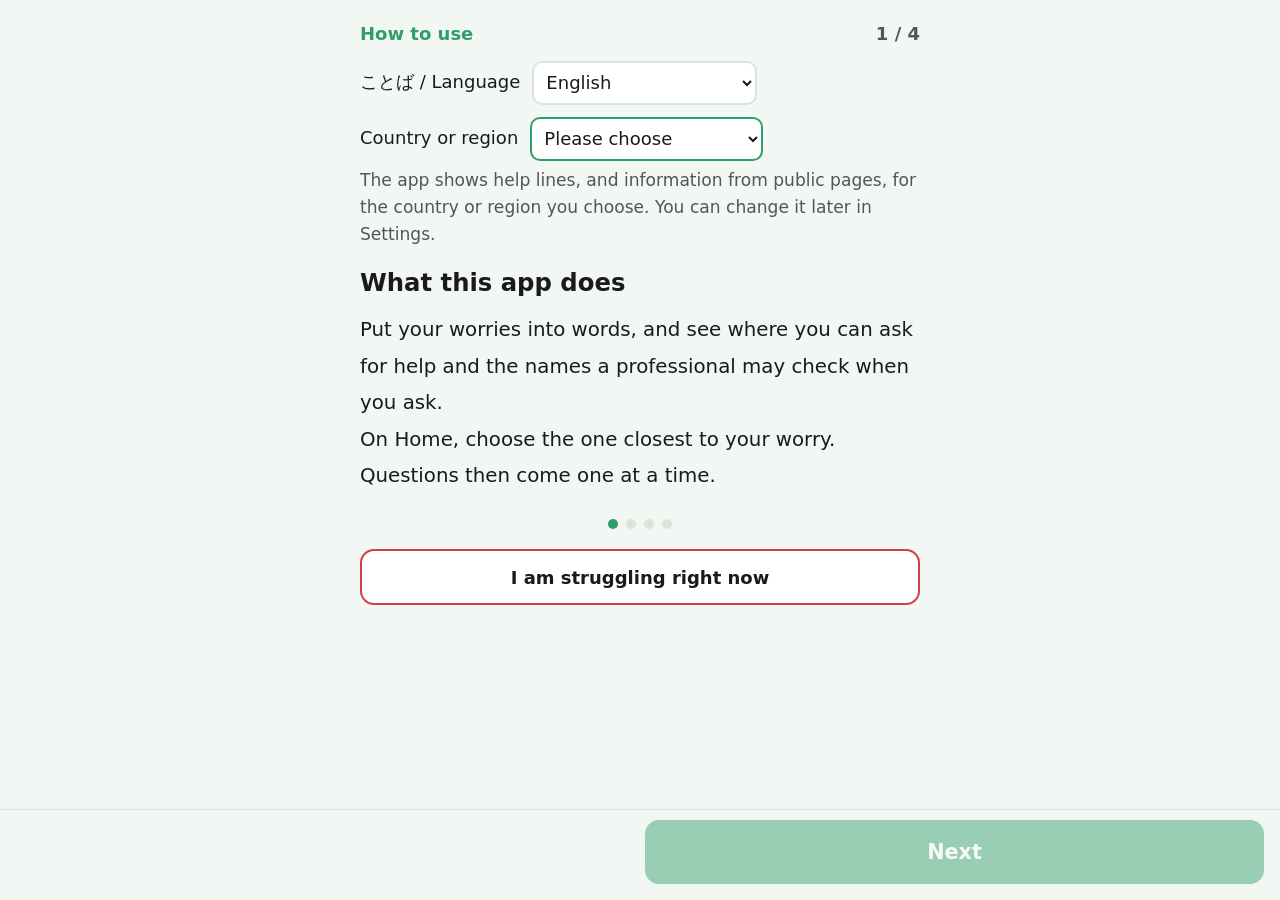
<file: index.html>
<!DOCTYPE html>
<html lang="ja">
<head>
<meta charset="UTF-8">
<meta name="viewport" content="width=device-width, initial-scale=1, viewport-fit=cover">
<meta name="theme-color" content="#3a8fb7">
<title>困りごとから相談へ・そよぎ</title>
<meta name="description" content="困りごとを言葉にして、相談先と、相談のときに確かめることがある名前を見る道具。診断はしません。端末内のみ・オフライン・登録なし・広告なし。">
<link rel="manifest" href="manifest.json">
<link rel="icon" href="icons/icon-192.png">
<link rel="apple-touch-icon" href="icons/icon-192.png">
<link rel="stylesheet" href="style.css">
</head>
<body class="fs0">
<header id="hd">
  <div id="hd-title">困りごとから相談へ・そよぎ</div>
  <div id="hd-right">
    <div id="lang-wrap">
      <span class="lang-label">Language</span>
      <select id="set-lang" aria-label="Language 言語">
        <option value="ja">日本語</option>
        <option value="en">English</option>
        <option value="fr">Français</option>
        <option value="de">Deutsch</option>
        <option value="dech">Deutsch (Schweiz)</option>
        <option value="es">Español (España)</option>
        <option value="esmx">Español (México)</option>
        <option value="escl">Español (Chile)</option>
        <option value="esar">Español (Argentina)</option>
        <option value="esuy">Español (Uruguay)</option>
        <option value="esco">Español (Colombia)</option>
        <option value="nl">Nederlands</option>
        <option value="ko">한국어</option>
        <option value="zh">繁體中文（臺灣）</option>
        <option value="zhhk">繁體中文（香港）</option>
        <option value="it">Italiano</option>
        <option value="sv">Svenska</option>
        <option value="pt">Português (Brasil)</option>
        <option value="ptpt">Português (Portugal)</option>
        <option value="ar">العربية</option>
        <option value="hi">हिन्दी</option>
      </select>
    </div>
  </div>
</header>

<main id="main">

  <!-- ホーム「えらぶ」(screens/home.js が描く) -->
  <section id="scr-home" class="screen" data-scr="home"></section>
  <!-- 名前のてびき / 相談先 / 知っておきたいこと(ナビ) -->
  <section id="scr-names" class="screen hidden" data-scr="names"></section>
  <section id="scr-madoguchi" class="screen hidden" data-scr="madoguchi"></section>
  <section id="scr-learn" class="screen hidden" data-scr="learn"></section>
  <!-- まとまりの問いと結果(サブ画面・ナビに出さない。screens/flow.js) -->
  <section id="scr-flow" class="screen hidden" data-scr="flow"></section>

  <!-- BUILDER: 画面を足すときは
       <section id="scr-<id>" class="screen hidden" data-scr="<id>"></section>
       を追加し、screens/<id>.js で window.SCREENS.register('<id>', { render(container, api){...} }) する。
       ナビは下の #navbar に <button id="nav-<id>" class="nav-btn" data-scr="<id>"></button> を足す(合計6個まで)。
       i18n.js の nav.<id> にラベルを入れる(ja と en の両方)。sw.js の ASSETS にも screens/<id>.js を足す。 -->

  <!-- せってい(共通シェル。文言は app.js の I18N_MAP が入れる) -->
  <section id="scr-set" class="screen hidden" data-scr="set">
    <h2 id="set-h-normal" class="sec-h"></h2>
    <!-- 国(SPEC_V1 第9節・多国籍版)。国が1つだけのときは app.js が隠す。選択肢は app.js の fillCountrySel -->
    <div id="set-country-row" class="set-row"><span id="lbl-country"></span><select id="set-country" class="set-sel"></select></div>
    <div class="set-row"><span id="lbl-fs"></span><button id="btn-fs" class="set-btn"></button></div>
    <div class="set-row"><span id="lbl-theme"></span><button id="btn-theme" class="set-btn"></button></div>
    <div class="set-row"><span id="lbl-bgm"></span><button id="btn-bgm" class="set-btn"></button></div>
    <div class="set-row"><span id="lbl-sound"></span><button id="btn-sound" class="set-btn"></button></div>

    <!-- BUILDER: アプリ固有の設定行はここに足す(id は set-app-* で) -->
    <div id="set-app-rows"></div>
    <!-- はじめての つかいかた を もう一度(app.js openGuide・GUIDE_AGAIN=false なら隠す) -->
    <div id="set-guide-row" class="set-row"><span id="lbl-guide"></span><button id="btn-guide" class="set-btn"></button></div>

    <h2 id="set-h-backup" class="sec-h"></h2>
    <p id="bk-hint" class="hint"></p>
    <div class="bk-row">
      <button id="bk-export" class="set-btn"></button>
      <button id="bk-import" class="set-btn"></button>
    </div>
    <input id="bk-file" type="file" accept="application/json,.json" class="hidden">

    <p id="set-note" class="hint"></p>
    <p class="credit"><a id="link-privacy" href="privacy.html"></a></p>
    <p class="credit"><a id="about-credit" href="https://soudansoyogi.com/" target="_blank" rel="noopener"></a></p>
    <p id="about-ver" class="credit"></p>
  </section>

</main>

<nav id="navbar">
  <button id="nav-home" class="nav-btn active" data-scr="home"></button>
  <button id="nav-names" class="nav-btn" data-scr="names"></button>
  <button id="nav-madoguchi" class="nav-btn" data-scr="madoguchi"></button>
  <button id="nav-learn" class="nav-btn" data-scr="learn"></button>
  <button id="nav-set" class="nav-btn" data-scr="set"></button>
</nav>

<div id="toast" class="toast"></div>

<script src="audio.js"></script>
<script src="tap.js"></script>
<script src="i18n.js"></script>
<script src="data.js"></script>
<script src="photo.js"></script>
<script src="screens/router.js"></script>
<script src="screens/ui.js"></script>
<script src="screens/home.js"></script>
<script src="screens/flow.js"></script>
<script src="screens/names.js"></script>
<script src="screens/madoguchi.js"></script>
<script src="screens/learn.js"></script>
<script src="app.js"></script>
</body>
</html>
</file>
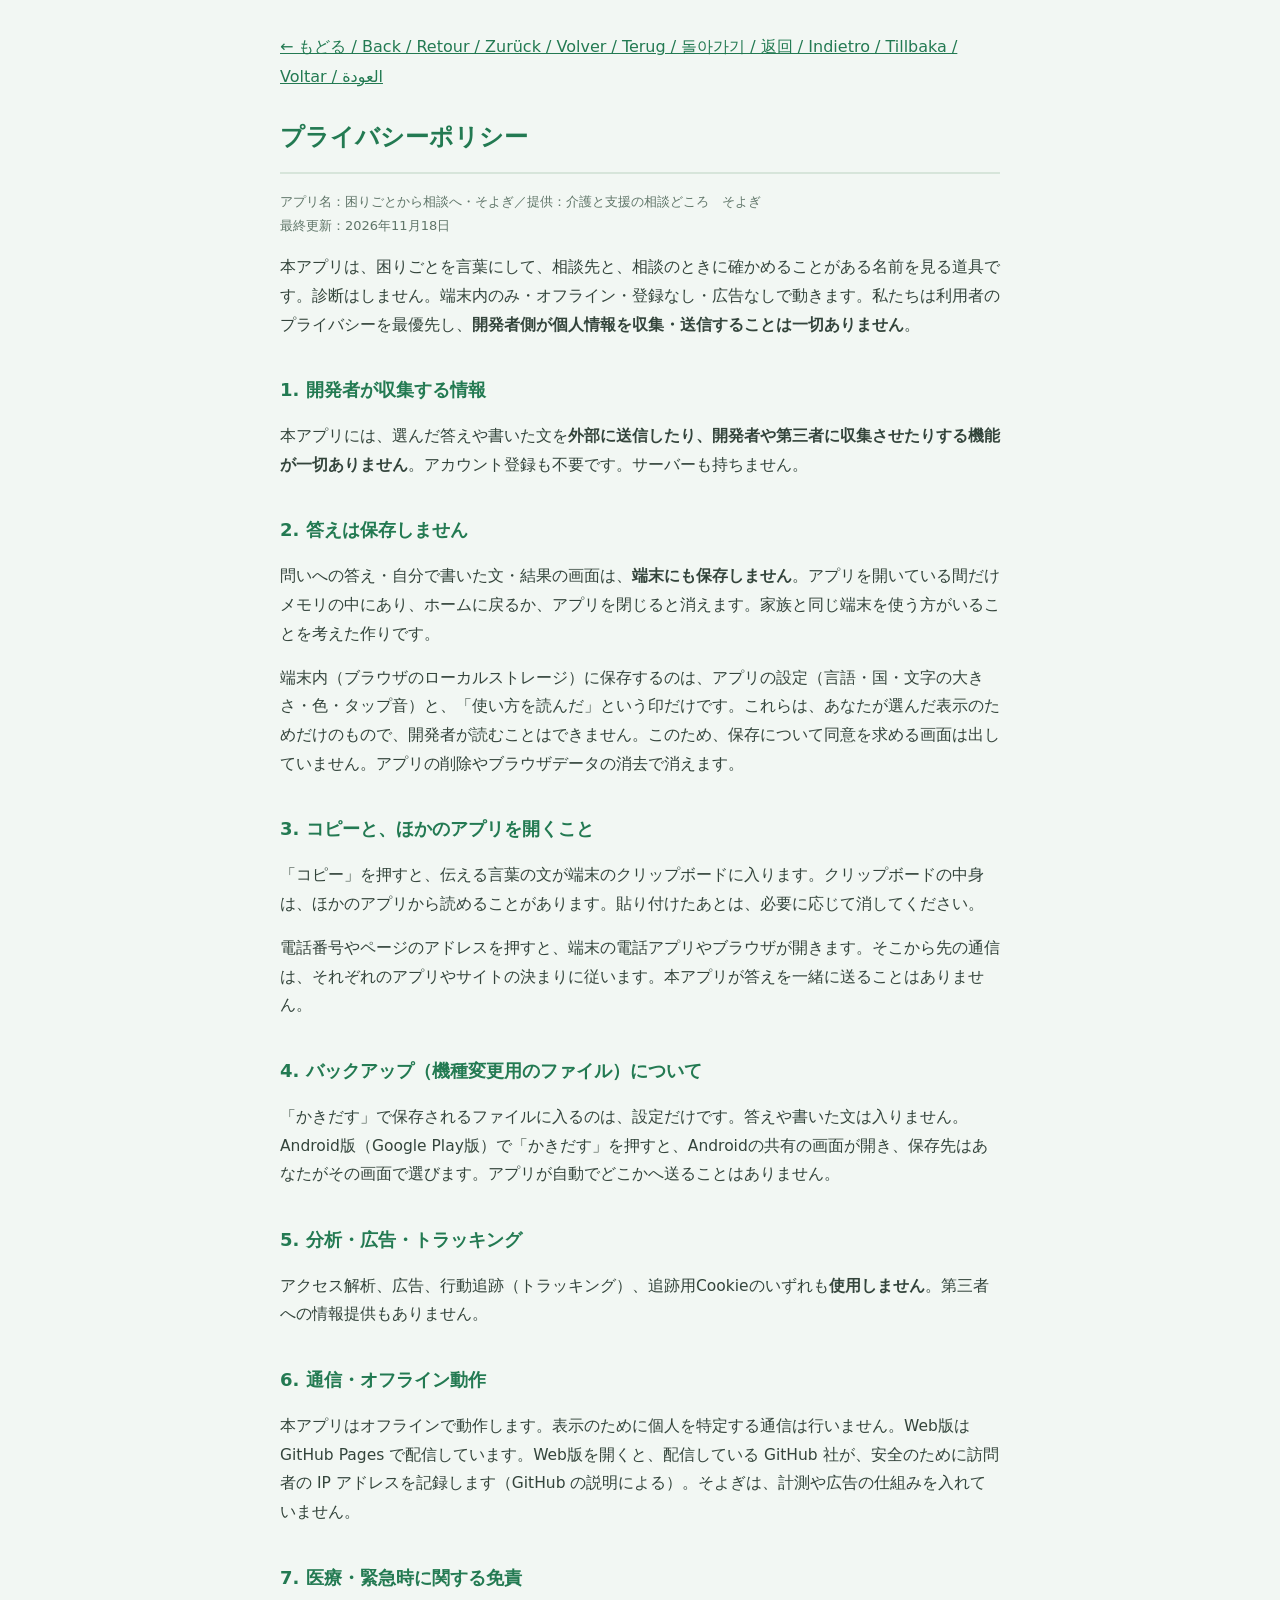
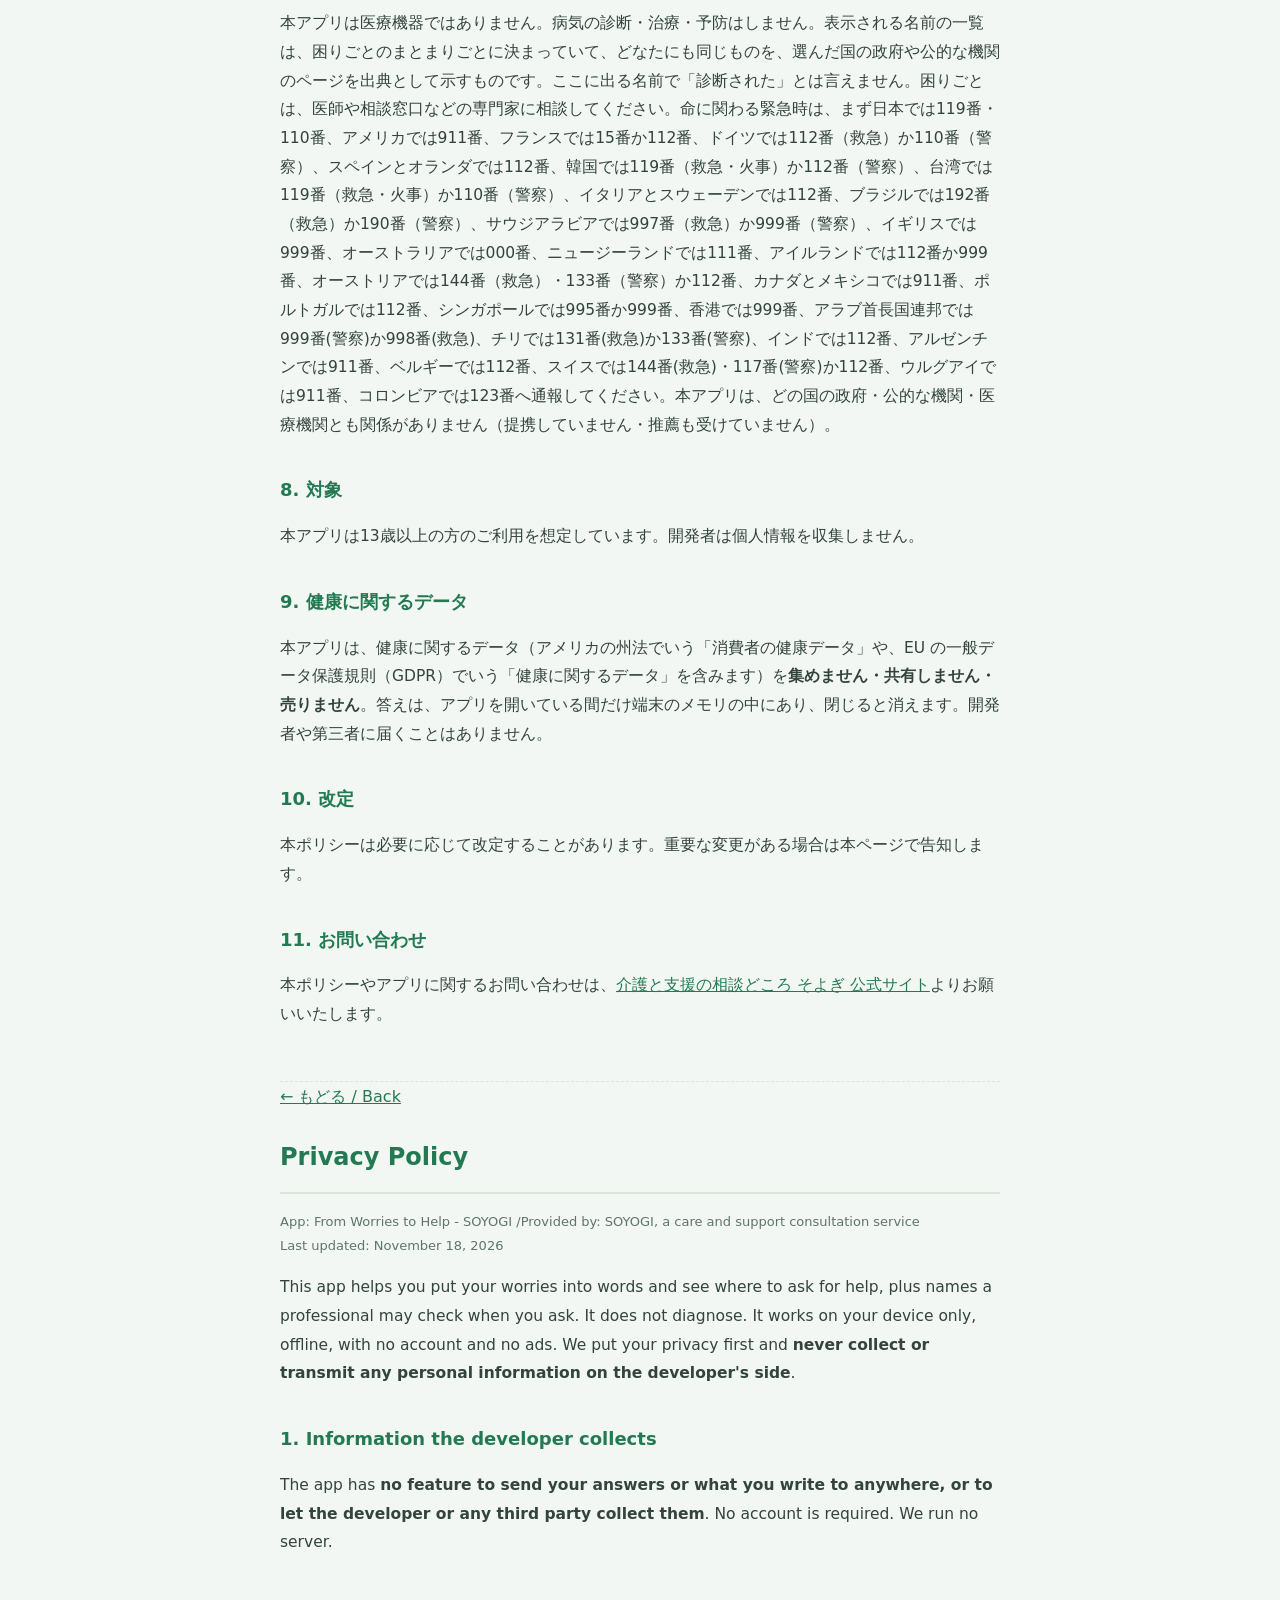
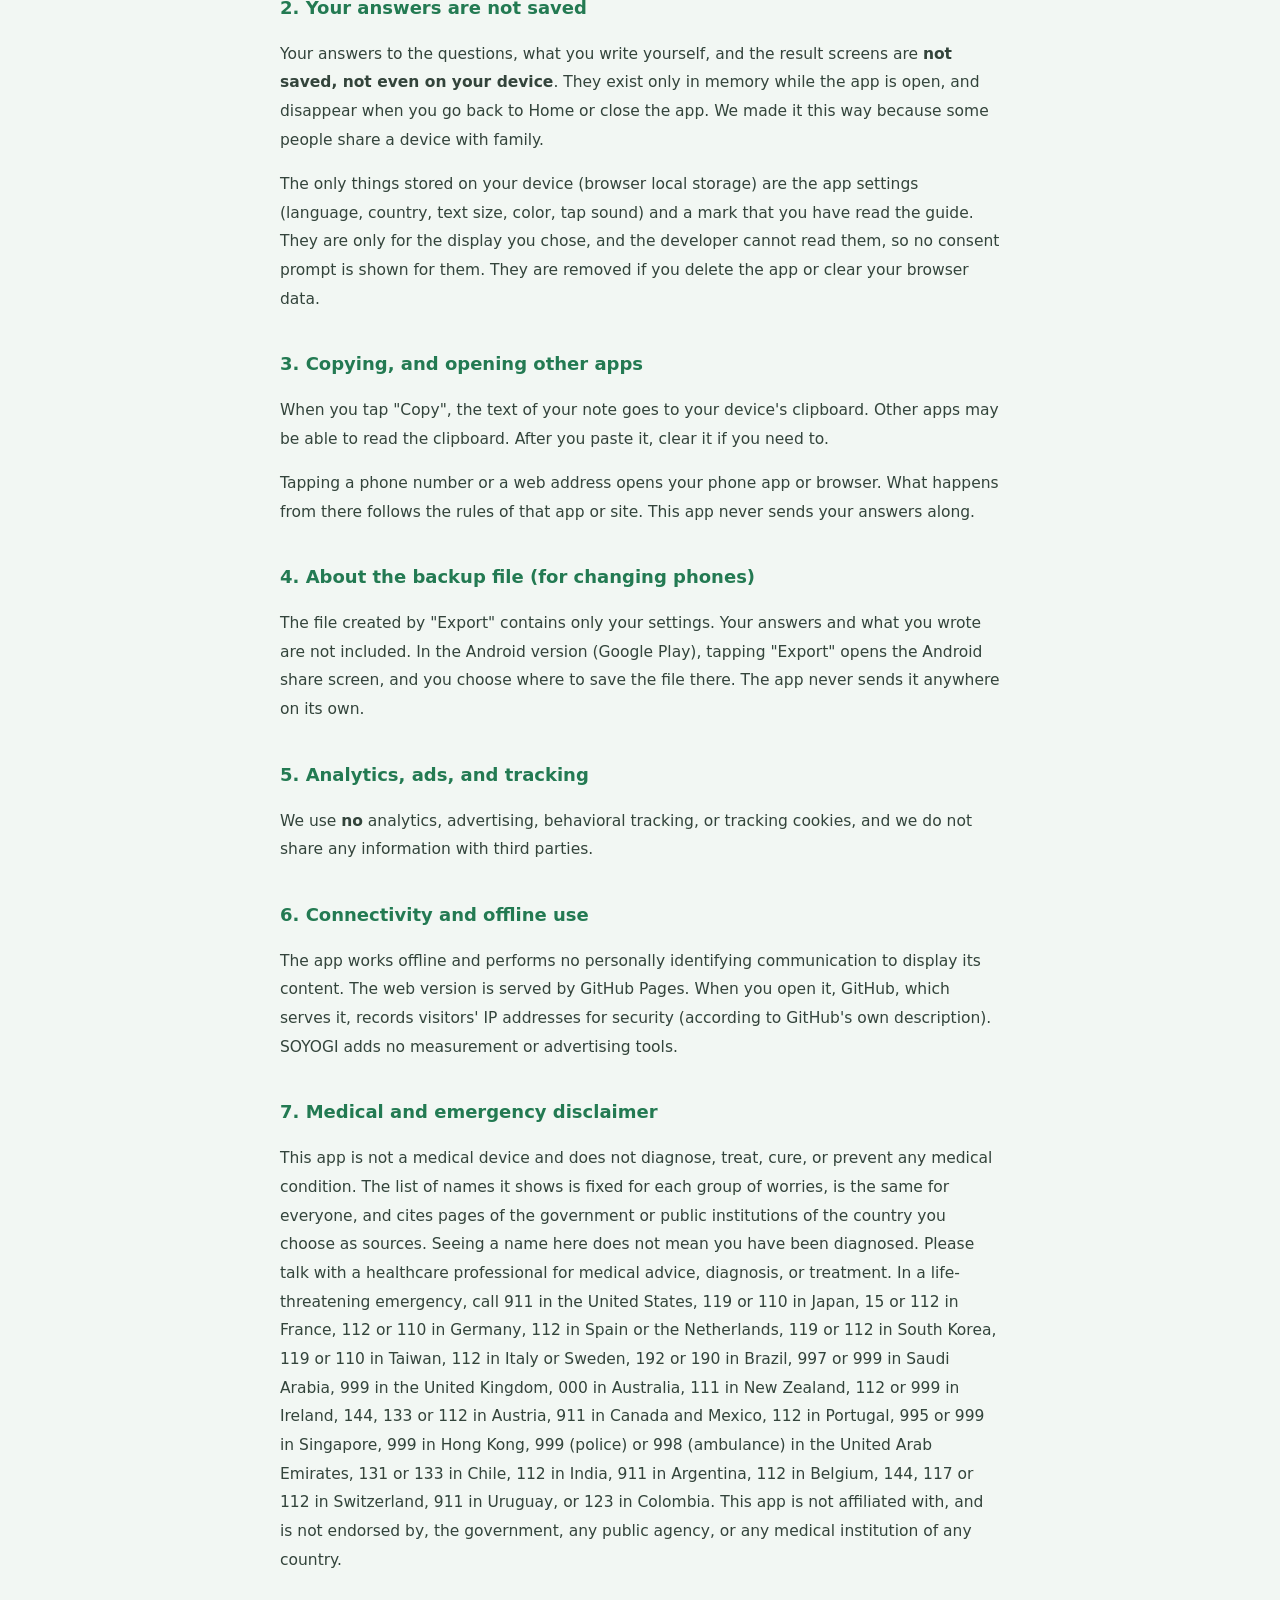
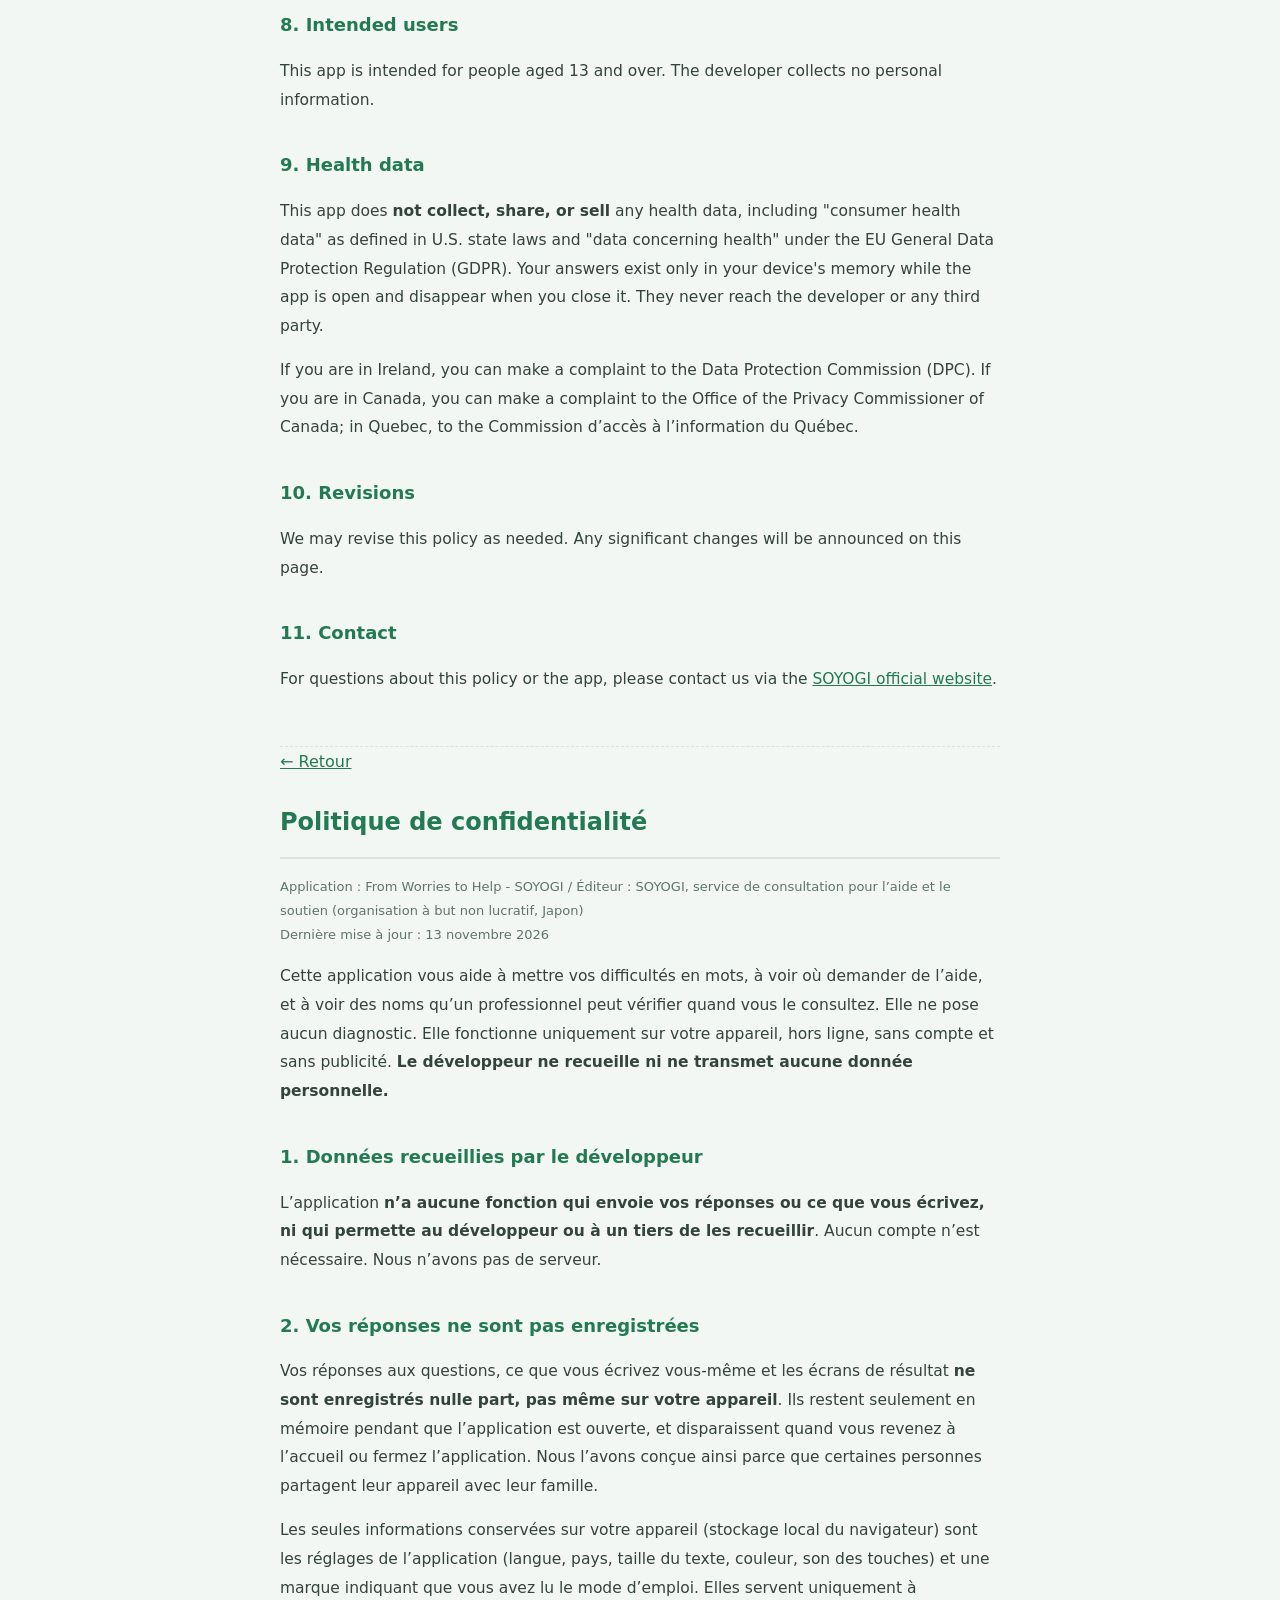
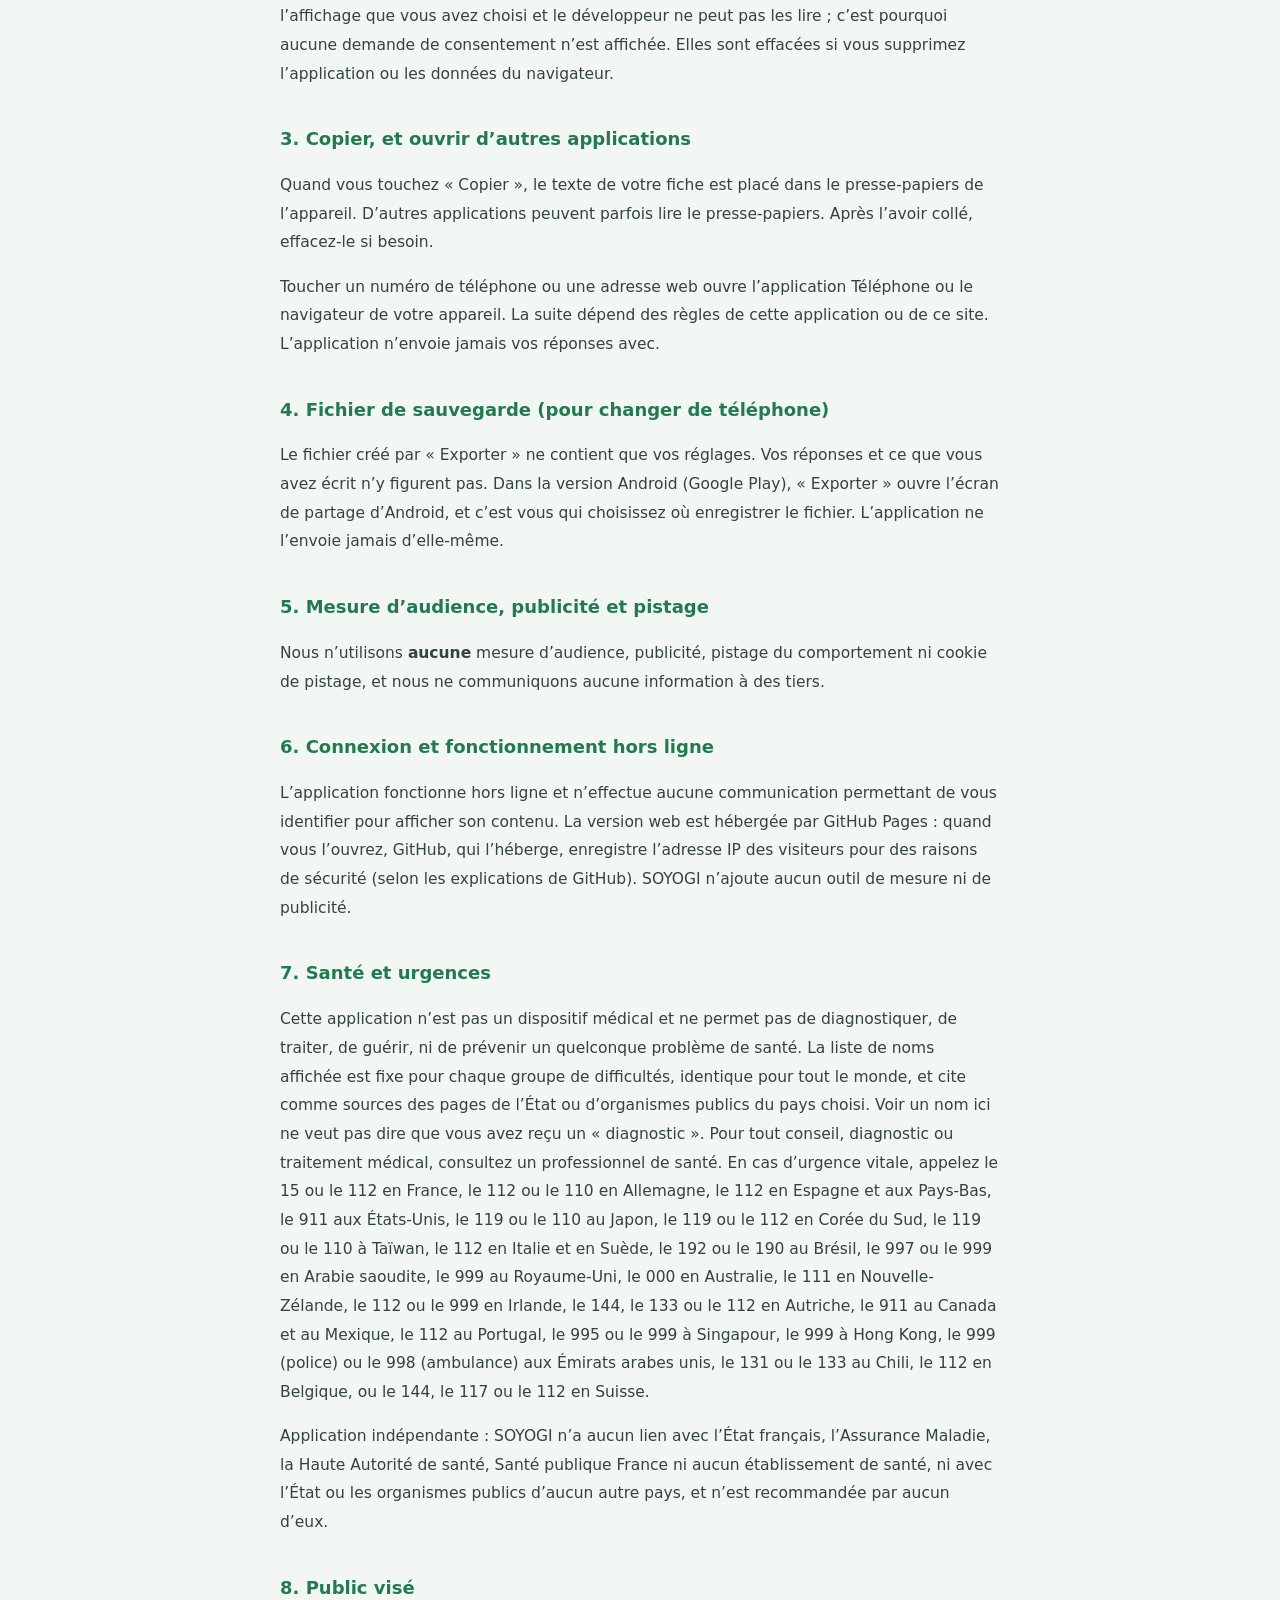
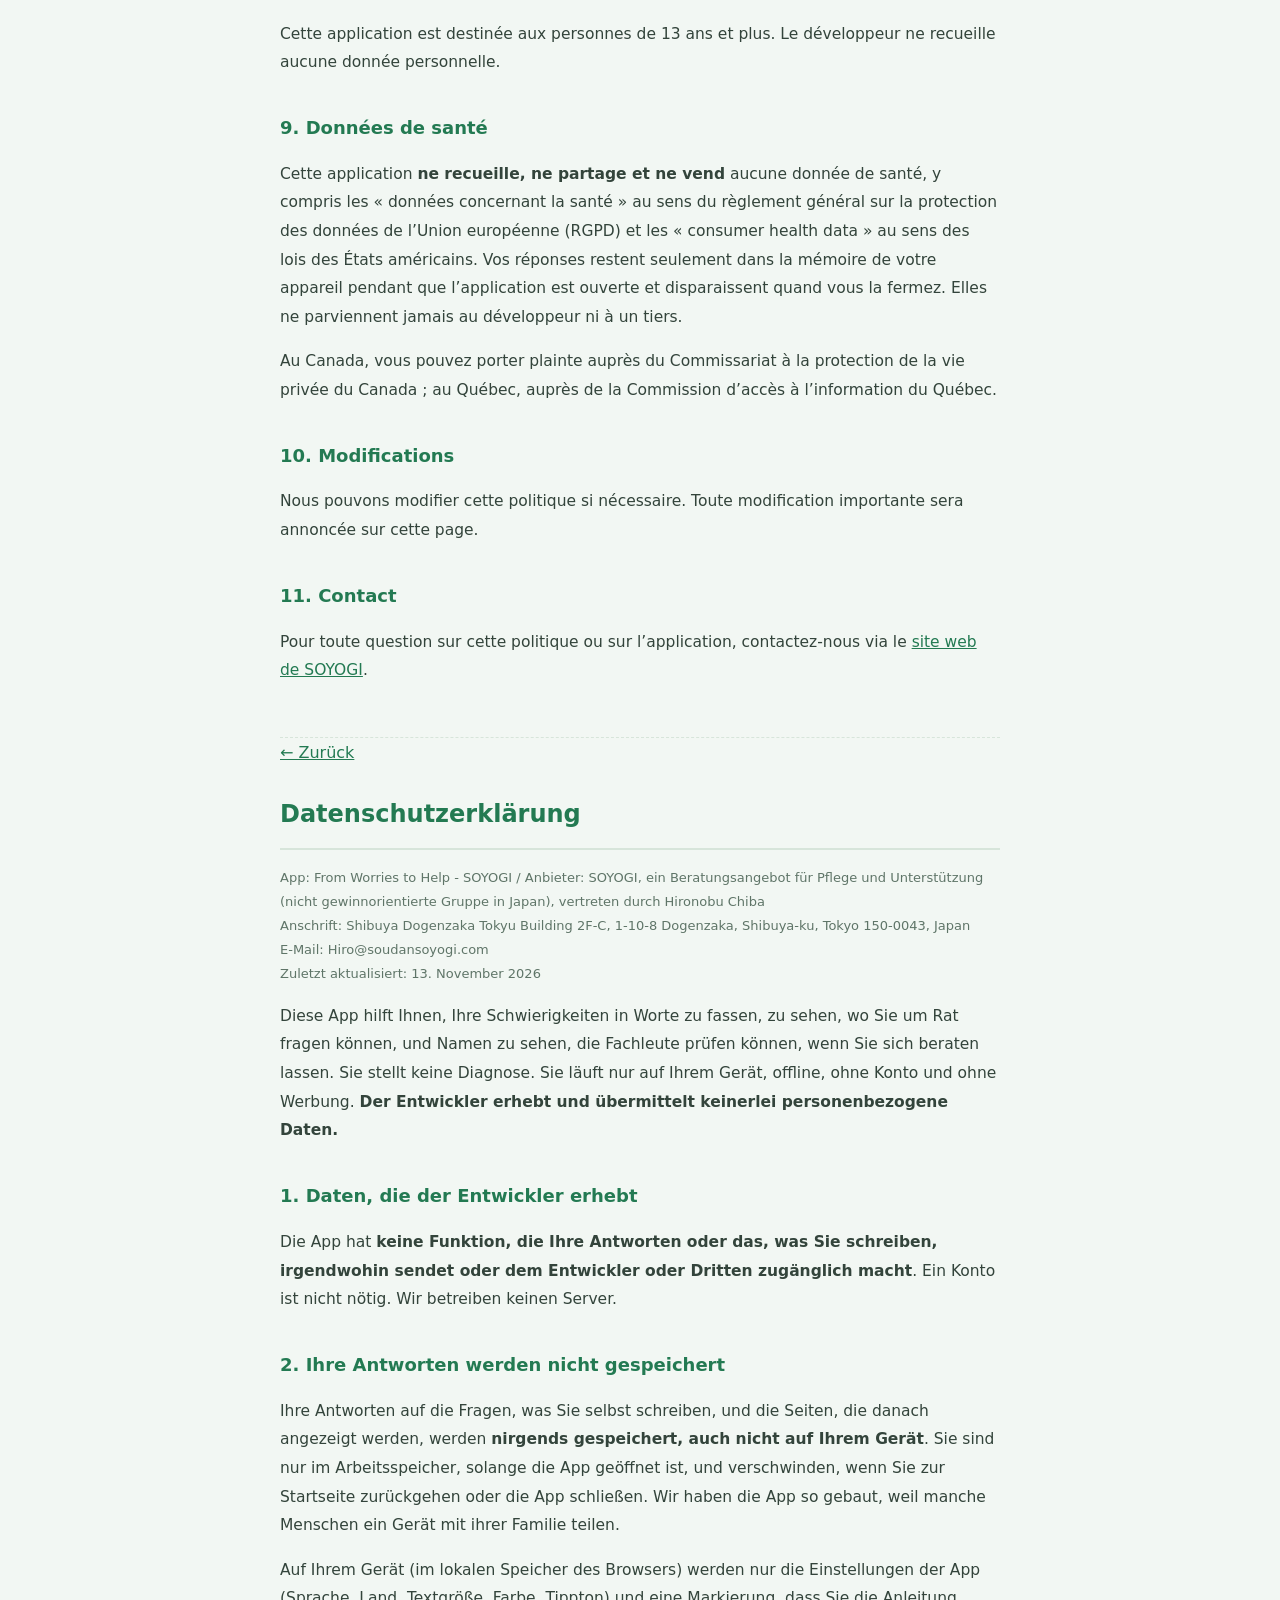
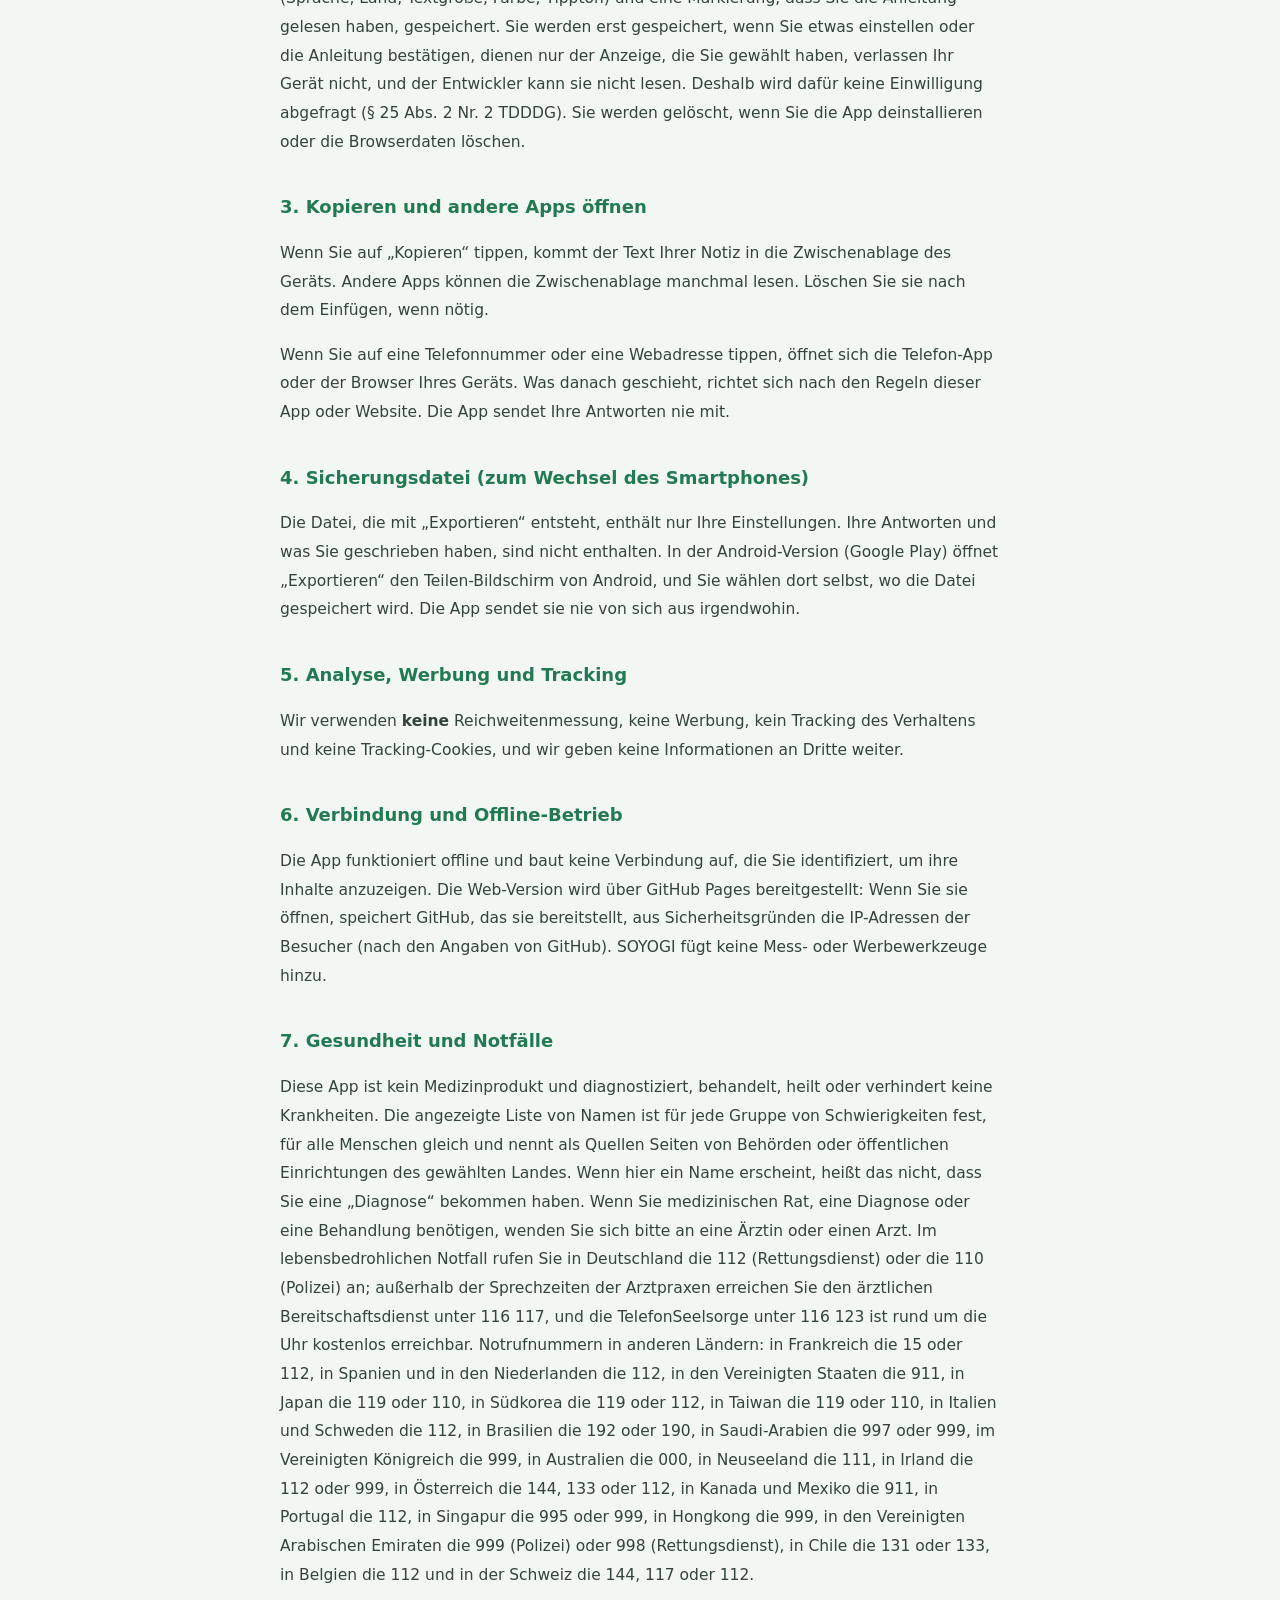
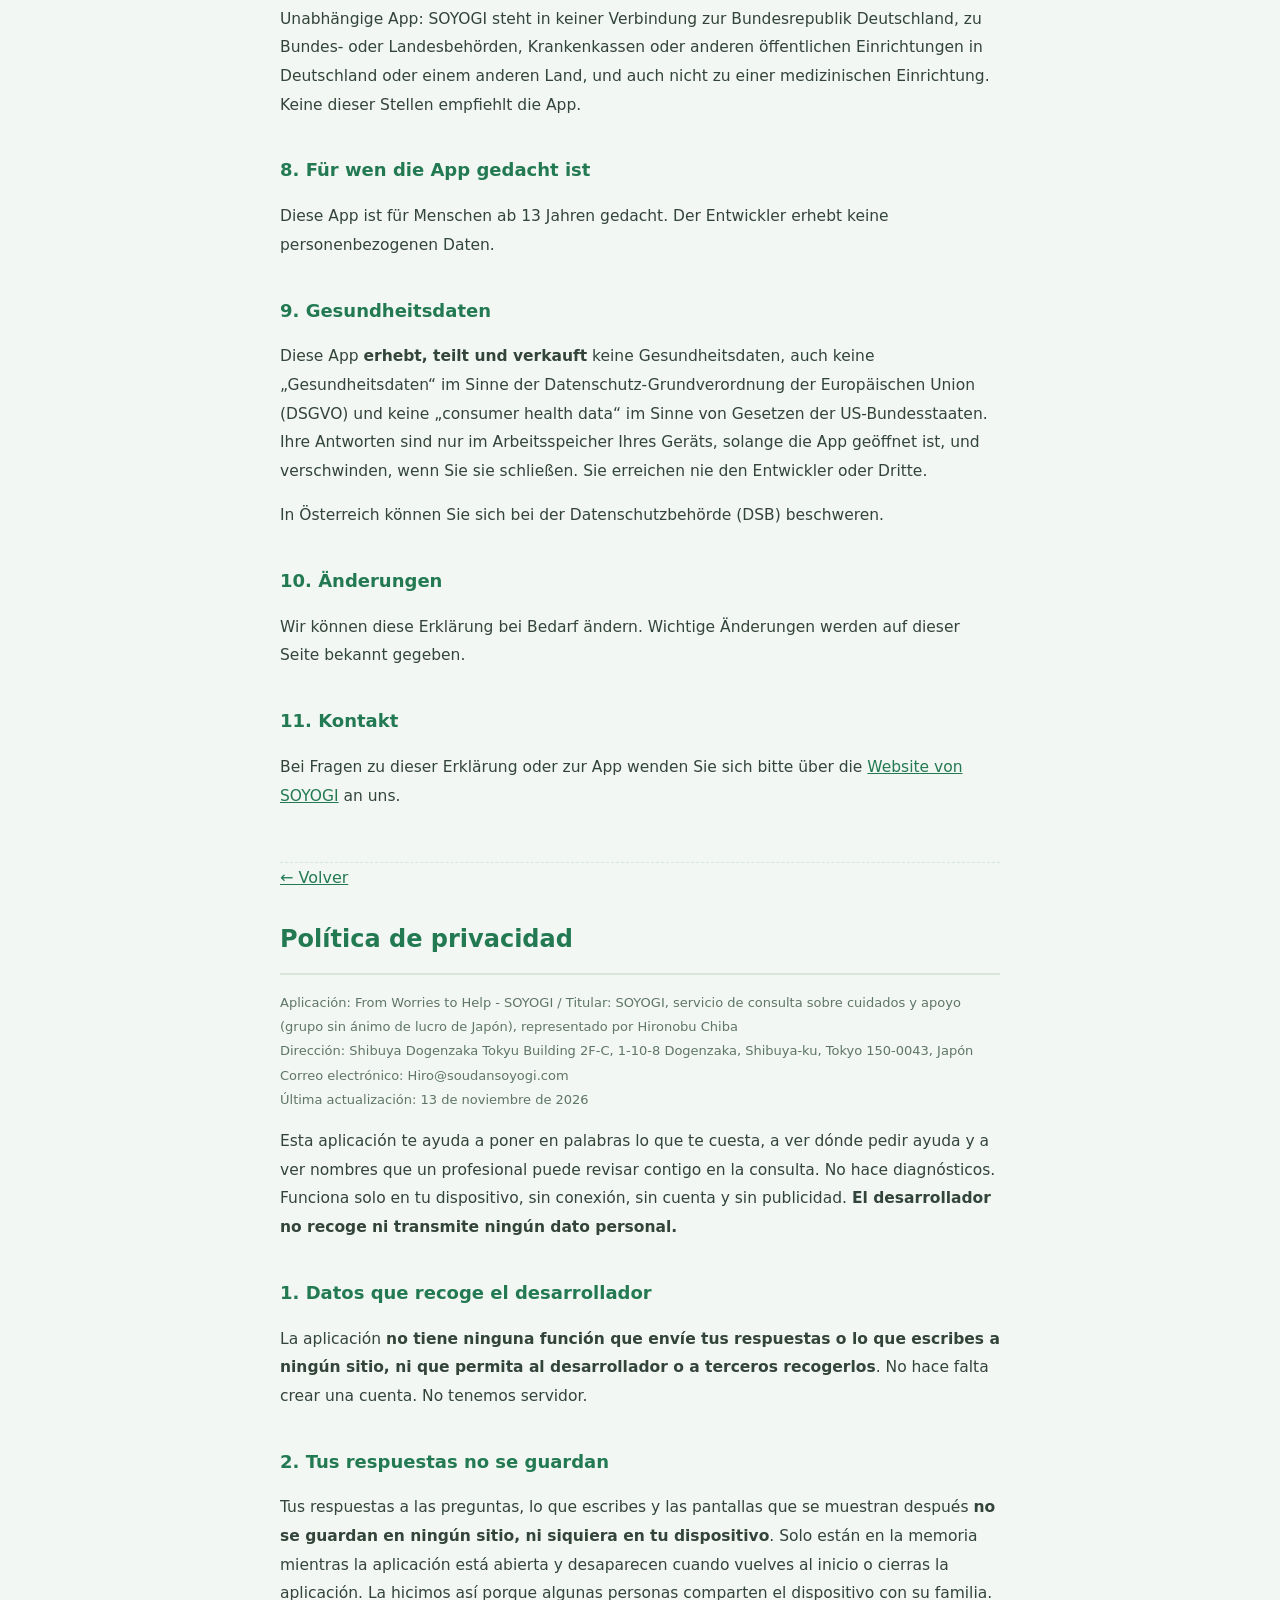
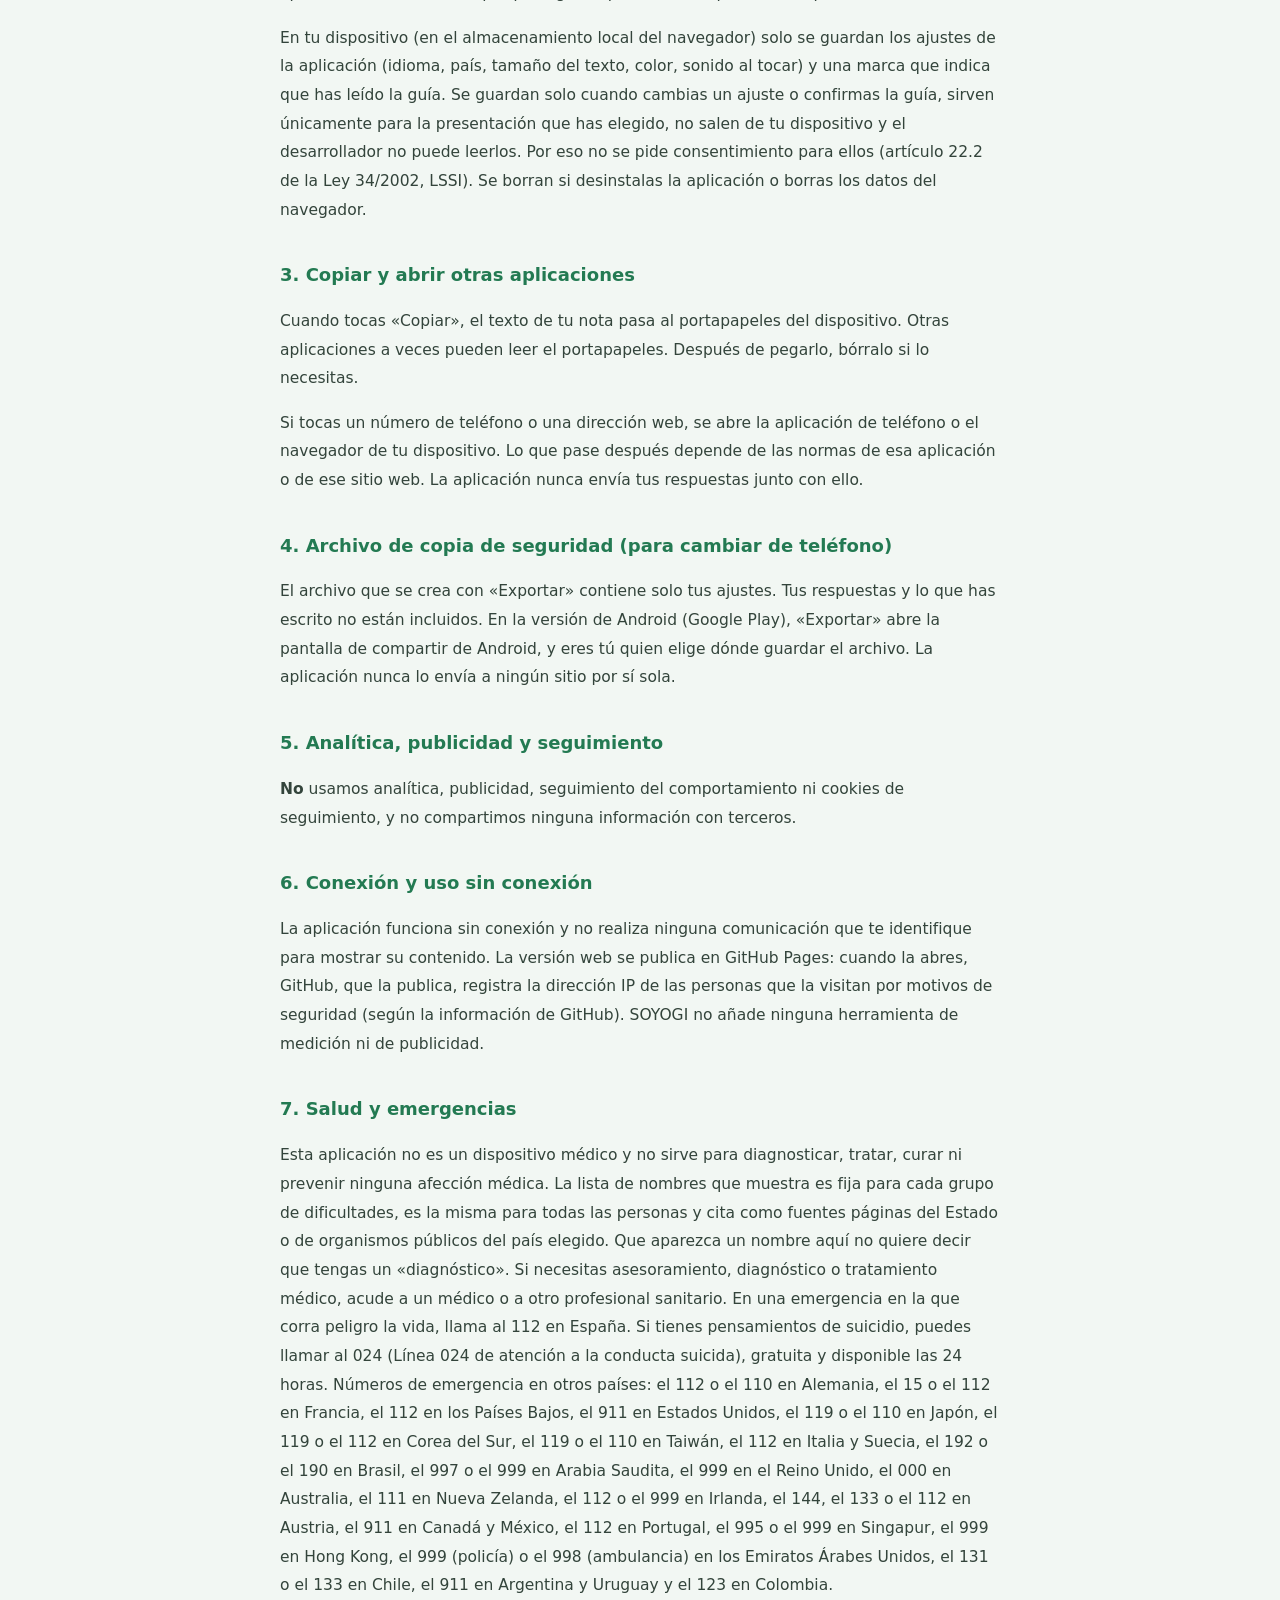
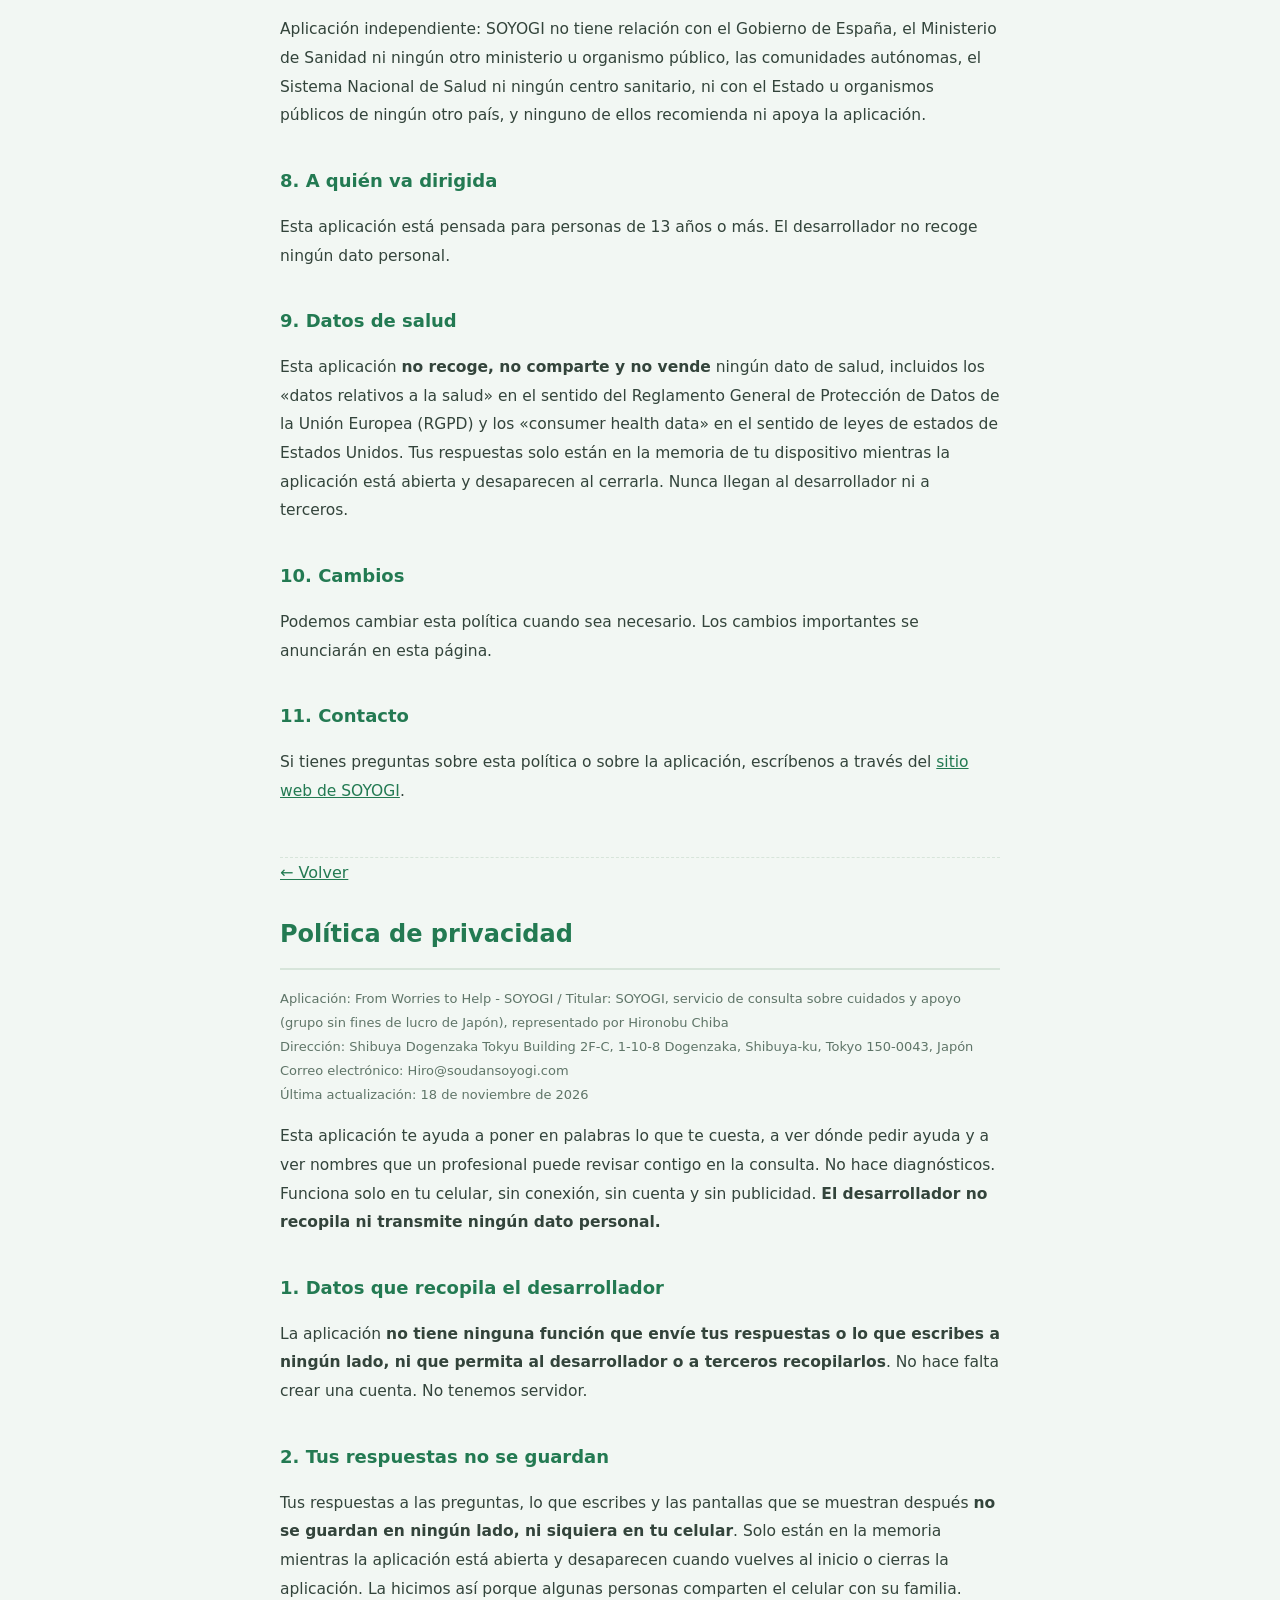
<file: privacy.html>
<!DOCTYPE html>
<html lang="ja">
<head>
<meta charset="UTF-8">
<meta name="viewport" content="width=device-width, initial-scale=1.0">
<meta name="theme-color" content="#3a8fb7">
<title>プライバシーポリシー｜困りごとから相談へ・そよぎ</title>
<style>
  :root{ --brand:#237a52; --ink:#33443b; --soft:#5f7568; --line:#d7e5da; --bg:#f2f7f3; }
  *{box-sizing:border-box;}
  body{ margin:0; background:var(--bg); color:var(--ink); font-family:"Hiragino Kaku Gothic ProN","Yu Gothic UI","Noto Sans JP","Segoe UI",system-ui,sans-serif; line-height:1.85; }
  main{ max-width:760px; margin:0 auto; padding:32px 20px 64px; }
  h1{ font-size:24px; color:var(--brand); border-bottom:2px solid var(--line); padding-bottom:12px; }
  h2{ font-size:18px; color:var(--brand); margin-top:34px; }
  p,li{ font-size:15.5px; }
  ul{ padding-left:22px; }
  .meta{ color:var(--soft); font-size:13px; }
  .back{ display:inline-block; margin-bottom:8px; color:var(--brand); }
  .lang-sep{ margin:52px 0 0; border:0; border-top:1px dashed var(--line); }
  a{ color:var(--brand); }
  [lang="ar"]{ font-family:"Segoe UI","Noto Naskh Arabic","Noto Sans Arabic","Geeza Pro",Tahoma,system-ui,sans-serif; }
  [lang^="zh"]{ font-family:"PingFang TC","Microsoft JhengHei","Noto Sans TC","Noto Sans CJK TC","Source Han Sans TC",system-ui,sans-serif; }
</style>
</head>
<body>
<main>
  <a class="back" href="./">← もどる / Back / Retour / Zurück / Volver / Terug / 돌아가기 / 返回 / Indietro / Tillbaka / Voltar / العودة</a>
  <h1>プライバシーポリシー</h1>
  <p class="meta">アプリ名：困りごとから相談へ・そよぎ／提供：介護と支援の相談どころ　そよぎ<br>最終更新：2026年11月18日</p>

  <p>本アプリは、困りごとを言葉にして、相談先と、相談のときに確かめることがある名前を見る道具です。診断はしません。端末内のみ・オフライン・登録なし・広告なしで動きます。私たちは利用者のプライバシーを最優先し、<strong>開発者側が個人情報を収集・送信することは一切ありません</strong>。</p>

  <h2>1. 開発者が収集する情報</h2>
  <p>本アプリには、選んだ答えや書いた文を<strong>外部に送信したり、開発者や第三者に収集させたりする機能が一切ありません</strong>。アカウント登録も不要です。サーバーも持ちません。</p>

  <h2>2. 答えは保存しません</h2>
  <p>問いへの答え・自分で書いた文・結果の画面は、<strong>端末にも保存しません</strong>。アプリを開いている間だけメモリの中にあり、ホームに戻るか、アプリを閉じると消えます。家族と同じ端末を使う方がいることを考えた作りです。</p>
  <p>端末内（ブラウザのローカルストレージ）に保存するのは、アプリの設定（言語・国・文字の大きさ・色・タップ音）と、「使い方を読んだ」という印だけです。これらは、あなたが選んだ表示のためだけのもので、開発者が読むことはできません。このため、保存について同意を求める画面は出していません。アプリの削除やブラウザデータの消去で消えます。</p>

  <h2>3. コピーと、ほかのアプリを開くこと</h2>
  <p>「コピー」を押すと、伝える言葉の文が端末のクリップボードに入ります。クリップボードの中身は、ほかのアプリから読めることがあります。貼り付けたあとは、必要に応じて消してください。</p>
  <p>電話番号やページのアドレスを押すと、端末の電話アプリやブラウザが開きます。そこから先の通信は、それぞれのアプリやサイトの決まりに従います。本アプリが答えを一緒に送ることはありません。</p>

  <h2>4. バックアップ（機種変更用のファイル）について</h2>
  <p>「かきだす」で保存されるファイルに入るのは、設定だけです。答えや書いた文は入りません。Android版（Google Play版）で「かきだす」を押すと、Androidの共有の画面が開き、保存先はあなたがその画面で選びます。アプリが自動でどこかへ送ることはありません。</p>

  <h2>5. 分析・広告・トラッキング</h2>
  <p>アクセス解析、広告、行動追跡（トラッキング）、追跡用Cookieのいずれも<strong>使用しません</strong>。第三者への情報提供もありません。</p>

  <h2>6. 通信・オフライン動作</h2>
  <p>本アプリはオフラインで動作します。表示のために個人を特定する通信は行いません。Web版は GitHub Pages で配信しています。Web版を開くと、配信している GitHub 社が、安全のために訪問者の IP アドレスを記録します（GitHub の説明による）。そよぎは、計測や広告の仕組みを入れていません。</p>

  <h2>7. 医療・緊急時に関する免責</h2>
  <p>本アプリは医療機器ではありません。病気の診断・治療・予防はしません。表示される名前の一覧は、困りごとのまとまりごとに決まっていて、どなたにも同じものを、選んだ国の政府や公的な機関のページを出典として示すものです。ここに出る名前で「診断された」とは言えません。困りごとは、医師や相談窓口などの専門家に相談してください。命に関わる緊急時は、まず日本では119番・110番、アメリカでは911番、フランスでは15番か112番、ドイツでは112番（救急）か110番（警察）、スペインとオランダでは112番、韓国では119番（救急・火事）か112番（警察）、台湾では119番（救急・火事）か110番（警察）、イタリアとスウェーデンでは112番、ブラジルでは192番（救急）か190番（警察）、サウジアラビアでは997番（救急）か999番（警察）、イギリスでは999番、オーストラリアでは000番、ニュージーランドでは111番、アイルランドでは112番か999番、オーストリアでは144番（救急）・133番（警察）か112番、カナダとメキシコでは911番、ポルトガルでは112番、シンガポールでは995番か999番、香港では999番、アラブ首長国連邦では999番(警察)か998番(救急)、チリでは131番(救急)か133番(警察)、インドでは112番、アルゼンチンでは911番、ベルギーでは112番、スイスでは144番(救急)・117番(警察)か112番、ウルグアイでは911番、コロンビアでは123番へ通報してください。本アプリは、どの国の政府・公的な機関・医療機関とも関係がありません（提携していません・推薦も受けていません）。</p>

  <h2>8. 対象</h2>
  <p>本アプリは13歳以上の方のご利用を想定しています。開発者は個人情報を収集しません。</p>

  <h2>9. 健康に関するデータ</h2>
  <p>本アプリは、健康に関するデータ（アメリカの州法でいう「消費者の健康データ」や、EU の一般データ保護規則（GDPR）でいう「健康に関するデータ」を含みます）を<strong>集めません・共有しません・売りません</strong>。答えは、アプリを開いている間だけ端末のメモリの中にあり、閉じると消えます。開発者や第三者に届くことはありません。</p>

  <h2>10. 改定</h2>
  <p>本ポリシーは必要に応じて改定することがあります。重要な変更がある場合は本ページで告知します。</p>

  <h2>11. お問い合わせ</h2>
  <p>本ポリシーやアプリに関するお問い合わせは、<a href="https://soudansoyogi.com/" target="_blank" rel="noopener noreferrer">介護と支援の相談どころ そよぎ 公式サイト</a>よりお願いいたします。</p>

  <hr class="lang-sep">

  <a class="back" href="./">← もどる / Back</a>
  <h1>Privacy Policy</h1>
  <p class="meta">App: From Worries to Help - SOYOGI /Provided by: SOYOGI, a care and support consultation service<br>Last updated: November 18, 2026</p>

  <p>This app helps you put your worries into words and see where to ask for help, plus names a professional may check when you ask. It does not diagnose. It works on your device only, offline, with no account and no ads. We put your privacy first and <strong>never collect or transmit any personal information on the developer's side</strong>.</p>

  <h2>1. Information the developer collects</h2>
  <p>The app has <strong>no feature to send your answers or what you write to anywhere, or to let the developer or any third party collect them</strong>. No account is required. We run no server.</p>

  <h2>2. Your answers are not saved</h2>
  <p>Your answers to the questions, what you write yourself, and the result screens are <strong>not saved, not even on your device</strong>. They exist only in memory while the app is open, and disappear when you go back to Home or close the app. We made it this way because some people share a device with family.</p>
  <p>The only things stored on your device (browser local storage) are the app settings (language, country, text size, color, tap sound) and a mark that you have read the guide. They are only for the display you chose, and the developer cannot read them, so no consent prompt is shown for them. They are removed if you delete the app or clear your browser data.</p>

  <h2>3. Copying, and opening other apps</h2>
  <p>When you tap "Copy", the text of your note goes to your device's clipboard. Other apps may be able to read the clipboard. After you paste it, clear it if you need to.</p>
  <p>Tapping a phone number or a web address opens your phone app or browser. What happens from there follows the rules of that app or site. This app never sends your answers along.</p>

  <h2>4. About the backup file (for changing phones)</h2>
  <p>The file created by "Export" contains only your settings. Your answers and what you wrote are not included. In the Android version (Google Play), tapping "Export" opens the Android share screen, and you choose where to save the file there. The app never sends it anywhere on its own.</p>

  <h2>5. Analytics, ads, and tracking</h2>
  <p>We use <strong>no</strong> analytics, advertising, behavioral tracking, or tracking cookies, and we do not share any information with third parties.</p>

  <h2>6. Connectivity and offline use</h2>
  <p>The app works offline and performs no personally identifying communication to display its content. The web version is served by GitHub Pages. When you open it, GitHub, which serves it, records visitors' IP addresses for security (according to GitHub's own description). SOYOGI adds no measurement or advertising tools.</p>

  <h2>7. Medical and emergency disclaimer</h2>
  <p>This app is not a medical device and does not diagnose, treat, cure, or prevent any medical condition. The list of names it shows is fixed for each group of worries, is the same for everyone, and cites pages of the government or public institutions of the country you choose as sources. Seeing a name here does not mean you have been diagnosed. Please talk with a healthcare professional for medical advice, diagnosis, or treatment. In a life-threatening emergency, call 911 in the United States, 119 or 110 in Japan, 15 or 112 in France, 112 or 110 in Germany, 112 in Spain or the Netherlands, 119 or 112 in South Korea, 119 or 110 in Taiwan, 112 in Italy or Sweden, 192 or 190 in Brazil, 997 or 999 in Saudi Arabia, 999 in the United Kingdom, 000 in Australia, 111 in New Zealand, 112 or 999 in Ireland, 144, 133 or 112 in Austria, 911 in Canada and Mexico, 112 in Portugal, 995 or 999 in Singapore, 999 in Hong Kong, 999 (police) or 998 (ambulance) in the United Arab Emirates, 131 or 133 in Chile, 112 in India, 911 in Argentina, 112 in Belgium, 144, 117 or 112 in Switzerland, 911 in Uruguay, or 123 in Colombia. This app is not affiliated with, and is not endorsed by, the government, any public agency, or any medical institution of any country.</p>

  <h2>8. Intended users</h2>
  <p>This app is intended for people aged 13 and over. The developer collects no personal information.</p>

  <h2>9. Health data</h2>
  <p>This app does <strong>not collect, share, or sell</strong> any health data, including "consumer health data" as defined in U.S. state laws and "data concerning health" under the EU General Data Protection Regulation (GDPR). Your answers exist only in your device's memory while the app is open and disappear when you close it. They never reach the developer or any third party.</p>

  <p>If you are in Ireland, you can make a complaint to the Data Protection Commission (DPC). If you are in Canada, you can make a complaint to the Office of the Privacy Commissioner of Canada; in Quebec, to the Commission d’accès à l’information du Québec.</p>

  <h2>10. Revisions</h2>
  <p>We may revise this policy as needed. Any significant changes will be announced on this page.</p>

  <h2>11. Contact</h2>
  <p>For questions about this policy or the app, please contact us via the <a href="https://soudansoyogi.com/" target="_blank" rel="noopener noreferrer">SOYOGI official website</a>.</p>

  <hr class="lang-sep">

  <div lang="fr">
  <a class="back" href="./">← Retour</a>
  <h1>Politique de confidentialité</h1>
  <p class="meta">Application : From Worries to Help - SOYOGI / Éditeur : SOYOGI, service de consultation pour l’aide et le soutien (organisation à but non lucratif, Japon)<br>Dernière mise à jour : 13 novembre 2026</p>

  <p>Cette application vous aide à mettre vos difficultés en mots, à voir où demander de l’aide, et à voir des noms qu’un professionnel peut vérifier quand vous le consultez. Elle ne pose aucun diagnostic. Elle fonctionne uniquement sur votre appareil, hors ligne, sans compte et sans publicité. <strong>Le développeur ne recueille ni ne transmet aucune donnée personnelle.</strong></p>

  <h2>1. Données recueillies par le développeur</h2>
  <p>L’application <strong>n’a aucune fonction qui envoie vos réponses ou ce que vous écrivez, ni qui permette au développeur ou à un tiers de les recueillir</strong>. Aucun compte n’est nécessaire. Nous n’avons pas de serveur.</p>

  <h2>2. Vos réponses ne sont pas enregistrées</h2>
  <p>Vos réponses aux questions, ce que vous écrivez vous-même et les écrans de résultat <strong>ne sont enregistrés nulle part, pas même sur votre appareil</strong>. Ils restent seulement en mémoire pendant que l’application est ouverte, et disparaissent quand vous revenez à l’accueil ou fermez l’application. Nous l’avons conçue ainsi parce que certaines personnes partagent leur appareil avec leur famille.</p>
  <p>Les seules informations conservées sur votre appareil (stockage local du navigateur) sont les réglages de l’application (langue, pays, taille du texte, couleur, son des touches) et une marque indiquant que vous avez lu le mode d’emploi. Elles servent uniquement à l’affichage que vous avez choisi et le développeur ne peut pas les lire ; c’est pourquoi aucune demande de consentement n’est affichée. Elles sont effacées si vous supprimez l’application ou les données du navigateur.</p>

  <h2>3. Copier, et ouvrir d’autres applications</h2>
  <p>Quand vous touchez « Copier », le texte de votre fiche est placé dans le presse-papiers de l’appareil. D’autres applications peuvent parfois lire le presse-papiers. Après l’avoir collé, effacez-le si besoin.</p>
  <p>Toucher un numéro de téléphone ou une adresse web ouvre l’application Téléphone ou le navigateur de votre appareil. La suite dépend des règles de cette application ou de ce site. L’application n’envoie jamais vos réponses avec.</p>

  <h2>4. Fichier de sauvegarde (pour changer de téléphone)</h2>
  <p>Le fichier créé par « Exporter » ne contient que vos réglages. Vos réponses et ce que vous avez écrit n’y figurent pas. Dans la version Android (Google Play), « Exporter » ouvre l’écran de partage d’Android, et c’est vous qui choisissez où enregistrer le fichier. L’application ne l’envoie jamais d’elle-même.</p>

  <h2>5. Mesure d’audience, publicité et pistage</h2>
  <p>Nous n’utilisons <strong>aucune</strong> mesure d’audience, publicité, pistage du comportement ni cookie de pistage, et nous ne communiquons aucune information à des tiers.</p>

  <h2>6. Connexion et fonctionnement hors ligne</h2>
  <p>L’application fonctionne hors ligne et n’effectue aucune communication permettant de vous identifier pour afficher son contenu. La version web est hébergée par GitHub Pages : quand vous l’ouvrez, GitHub, qui l’héberge, enregistre l’adresse IP des visiteurs pour des raisons de sécurité (selon les explications de GitHub). SOYOGI n’ajoute aucun outil de mesure ni de publicité.</p>

  <h2>7. Santé et urgences</h2>
  <p>Cette application n’est pas un dispositif médical et ne permet pas de diagnostiquer, de traiter, de guérir, ni de prévenir un quelconque problème de santé. La liste de noms affichée est fixe pour chaque groupe de difficultés, identique pour tout le monde, et cite comme sources des pages de l’État ou d’organismes publics du pays choisi. Voir un nom ici ne veut pas dire que vous avez reçu un « diagnostic ». Pour tout conseil, diagnostic ou traitement médical, consultez un professionnel de santé. En cas d’urgence vitale, appelez le 15 ou le 112 en France, le 112 ou le 110 en Allemagne, le 112 en Espagne et aux Pays-Bas, le 911 aux États-Unis, le 119 ou le 110 au Japon, le 119 ou le 112 en Corée du Sud, le 119 ou le 110 à Taïwan, le 112 en Italie et en Suède, le 192 ou le 190 au Brésil, le 997 ou le 999 en Arabie saoudite, le 999 au Royaume-Uni, le 000 en Australie, le 111 en Nouvelle-Zélande, le 112 ou le 999 en Irlande, le 144, le 133 ou le 112 en Autriche, le 911 au Canada et au Mexique, le 112 au Portugal, le 995 ou le 999 à Singapour, le 999 à Hong Kong, le 999 (police) ou le 998 (ambulance) aux Émirats arabes unis, le 131 ou le 133 au Chili, le 112 en Belgique, ou le 144, le 117 ou le 112 en Suisse.</p>
  <p>Application indépendante : SOYOGI n’a aucun lien avec l’État français, l’Assurance Maladie, la Haute Autorité de santé, Santé publique France ni aucun établissement de santé, ni avec l’État ou les organismes publics d’aucun autre pays, et n’est recommandée par aucun d’eux.</p>

  <h2>8. Public visé</h2>
  <p>Cette application est destinée aux personnes de 13 ans et plus. Le développeur ne recueille aucune donnée personnelle.</p>

  <h2>9. Données de santé</h2>
  <p>Cette application <strong>ne recueille, ne partage et ne vend</strong> aucune donnée de santé, y compris les « données concernant la santé » au sens du règlement général sur la protection des données de l’Union européenne (RGPD) et les « consumer health data » au sens des lois des États américains. Vos réponses restent seulement dans la mémoire de votre appareil pendant que l’application est ouverte et disparaissent quand vous la fermez. Elles ne parviennent jamais au développeur ni à un tiers.</p>

  <p>Au Canada, vous pouvez porter plainte auprès du Commissariat à la protection de la vie privée du Canada ; au Québec, auprès de la Commission d’accès à l’information du Québec.</p>

  <h2>10. Modifications</h2>
  <p>Nous pouvons modifier cette politique si nécessaire. Toute modification importante sera annoncée sur cette page.</p>

  <h2>11. Contact</h2>
  <p>Pour toute question sur cette politique ou sur l’application, contactez-nous via le <a href="https://soudansoyogi.com/" target="_blank" rel="noopener noreferrer">site web de SOYOGI</a>.</p>
  </div>

  <hr class="lang-sep">

  <div lang="de">
  <a class="back" href="./">← Zurück</a>
  <h1>Datenschutzerklärung</h1>
  <p class="meta">App: From Worries to Help - SOYOGI / Anbieter: SOYOGI, ein Beratungsangebot für Pflege und Unterstützung (nicht gewinnorientierte Gruppe in Japan), vertreten durch Hironobu Chiba<br>Anschrift: Shibuya Dogenzaka Tokyu Building 2F-C, 1-10-8 Dogenzaka, Shibuya-ku, Tokyo 150-0043, Japan<br>E-Mail: Hiro@soudansoyogi.com<br>Zuletzt aktualisiert: 13. November 2026</p>

  <p>Diese App hilft Ihnen, Ihre Schwierigkeiten in Worte zu fassen, zu sehen, wo Sie um Rat fragen können, und Namen zu sehen, die Fachleute prüfen können, wenn Sie sich beraten lassen. Sie stellt keine Diagnose. Sie läuft nur auf Ihrem Gerät, offline, ohne Konto und ohne Werbung. <strong>Der Entwickler erhebt und übermittelt keinerlei personenbezogene Daten.</strong></p>

  <h2>1. Daten, die der Entwickler erhebt</h2>
  <p>Die App hat <strong>keine Funktion, die Ihre Antworten oder das, was Sie schreiben, irgendwohin sendet oder dem Entwickler oder Dritten zugänglich macht</strong>. Ein Konto ist nicht nötig. Wir betreiben keinen Server.</p>

  <h2>2. Ihre Antworten werden nicht gespeichert</h2>
  <p>Ihre Antworten auf die Fragen, was Sie selbst schreiben, und die Seiten, die danach angezeigt werden, werden <strong>nirgends gespeichert, auch nicht auf Ihrem Gerät</strong>. Sie sind nur im Arbeitsspeicher, solange die App geöffnet ist, und verschwinden, wenn Sie zur Startseite zurückgehen oder die App schließen. Wir haben die App so gebaut, weil manche Menschen ein Gerät mit ihrer Familie teilen.</p>
  <p>Auf Ihrem Gerät (im lokalen Speicher des Browsers) werden nur die Einstellungen der App (Sprache, Land, Textgröße, Farbe, Tippton) und eine Markierung, dass Sie die Anleitung gelesen haben, gespeichert. Sie werden erst gespeichert, wenn Sie etwas einstellen oder die Anleitung bestätigen, dienen nur der Anzeige, die Sie gewählt haben, verlassen Ihr Gerät nicht, und der Entwickler kann sie nicht lesen. Deshalb wird dafür keine Einwilligung abgefragt (§ 25 Abs. 2 Nr. 2 TDDDG). Sie werden gelöscht, wenn Sie die App deinstallieren oder die Browserdaten löschen.</p>

  <h2>3. Kopieren und andere Apps öffnen</h2>
  <p>Wenn Sie auf „Kopieren“ tippen, kommt der Text Ihrer Notiz in die Zwischenablage des Geräts. Andere Apps können die Zwischenablage manchmal lesen. Löschen Sie sie nach dem Einfügen, wenn nötig.</p>
  <p>Wenn Sie auf eine Telefonnummer oder eine Webadresse tippen, öffnet sich die Telefon-App oder der Browser Ihres Geräts. Was danach geschieht, richtet sich nach den Regeln dieser App oder Website. Die App sendet Ihre Antworten nie mit.</p>

  <h2>4. Sicherungsdatei (zum Wechsel des Smartphones)</h2>
  <p>Die Datei, die mit „Exportieren“ entsteht, enthält nur Ihre Einstellungen. Ihre Antworten und was Sie geschrieben haben, sind nicht enthalten. In der Android-Version (Google Play) öffnet „Exportieren“ den Teilen-Bildschirm von Android, und Sie wählen dort selbst, wo die Datei gespeichert wird. Die App sendet sie nie von sich aus irgendwohin.</p>

  <h2>5. Analyse, Werbung und Tracking</h2>
  <p>Wir verwenden <strong>keine</strong> Reichweitenmessung, keine Werbung, kein Tracking des Verhaltens und keine Tracking-Cookies, und wir geben keine Informationen an Dritte weiter.</p>

  <h2>6. Verbindung und Offline-Betrieb</h2>
  <p>Die App funktioniert offline und baut keine Verbindung auf, die Sie identifiziert, um ihre Inhalte anzuzeigen. Die Web-Version wird über GitHub Pages bereitgestellt: Wenn Sie sie öffnen, speichert GitHub, das sie bereitstellt, aus Sicherheitsgründen die IP-Adressen der Besucher (nach den Angaben von GitHub). SOYOGI fügt keine Mess- oder Werbewerkzeuge hinzu.</p>

  <h2>7. Gesundheit und Notfälle</h2>
  <p>Diese App ist kein Medizinprodukt und diagnostiziert, behandelt, heilt oder verhindert keine Krankheiten. Die angezeigte Liste von Namen ist für jede Gruppe von Schwierigkeiten fest, für alle Menschen gleich und nennt als Quellen Seiten von Behörden oder öffentlichen Einrichtungen des gewählten Landes. Wenn hier ein Name erscheint, heißt das nicht, dass Sie eine „Diagnose“ bekommen haben. Wenn Sie medizinischen Rat, eine Diagnose oder eine Behandlung benötigen, wenden Sie sich bitte an eine Ärztin oder einen Arzt. Im lebensbedrohlichen Notfall rufen Sie in Deutschland die 112 (Rettungsdienst) oder die 110 (Polizei) an; außerhalb der Sprechzeiten der Arztpraxen erreichen Sie den ärztlichen Bereitschaftsdienst unter 116 117, und die TelefonSeelsorge unter 116 123 ist rund um die Uhr kostenlos erreichbar. Notrufnummern in anderen Ländern: in Frankreich die 15 oder 112, in Spanien und in den Niederlanden die 112, in den Vereinigten Staaten die 911, in Japan die 119 oder 110, in Südkorea die 119 oder 112, in Taiwan die 119 oder 110, in Italien und Schweden die 112, in Brasilien die 192 oder 190, in Saudi-Arabien die 997 oder 999, im Vereinigten Königreich die 999, in Australien die 000, in Neuseeland die 111, in Irland die 112 oder 999, in Österreich die 144, 133 oder 112, in Kanada und Mexiko die 911, in Portugal die 112, in Singapur die 995 oder 999, in Hongkong die 999, in den Vereinigten Arabischen Emiraten die 999 (Polizei) oder 998 (Rettungsdienst), in Chile die 131 oder 133, in Belgien die 112 und in der Schweiz die 144, 117 oder 112.</p>
  <p>Unabhängige App: SOYOGI steht in keiner Verbindung zur Bundesrepublik Deutschland, zu Bundes- oder Landesbehörden, Krankenkassen oder anderen öffentlichen Einrichtungen in Deutschland oder einem anderen Land, und auch nicht zu einer medizinischen Einrichtung. Keine dieser Stellen empfiehlt die App.</p>

  <h2>8. Für wen die App gedacht ist</h2>
  <p>Diese App ist für Menschen ab 13 Jahren gedacht. Der Entwickler erhebt keine personenbezogenen Daten.</p>

  <h2>9. Gesundheitsdaten</h2>
  <p>Diese App <strong>erhebt, teilt und verkauft</strong> keine Gesundheitsdaten, auch keine „Gesundheitsdaten“ im Sinne der Datenschutz-Grundverordnung der Europäischen Union (DSGVO) und keine „consumer health data“ im Sinne von Gesetzen der US-Bundesstaaten. Ihre Antworten sind nur im Arbeitsspeicher Ihres Geräts, solange die App geöffnet ist, und verschwinden, wenn Sie sie schließen. Sie erreichen nie den Entwickler oder Dritte.</p>

  <p>In Österreich können Sie sich bei der Datenschutzbehörde (DSB) beschweren.</p>

  <h2>10. Änderungen</h2>
  <p>Wir können diese Erklärung bei Bedarf ändern. Wichtige Änderungen werden auf dieser Seite bekannt gegeben.</p>

  <h2>11. Kontakt</h2>
  <p>Bei Fragen zu dieser Erklärung oder zur App wenden Sie sich bitte über die <a href="https://soudansoyogi.com/" target="_blank" rel="noopener noreferrer">Website von SOYOGI</a> an uns.</p>
  </div>

  <hr class="lang-sep">

  <div lang="es">
  <a class="back" href="./">← Volver</a>
  <h1>Política de privacidad</h1>
  <p class="meta">Aplicación: From Worries to Help - SOYOGI / Titular: SOYOGI, servicio de consulta sobre cuidados y apoyo (grupo sin ánimo de lucro de Japón), representado por Hironobu Chiba<br>Dirección: Shibuya Dogenzaka Tokyu Building 2F-C, 1-10-8 Dogenzaka, Shibuya-ku, Tokyo 150-0043, Japón<br>Correo electrónico: Hiro@soudansoyogi.com<br>Última actualización: 13 de noviembre de 2026</p>

  <p>Esta aplicación te ayuda a poner en palabras lo que te cuesta, a ver dónde pedir ayuda y a ver nombres que un profesional puede revisar contigo en la consulta. No hace diagnósticos. Funciona solo en tu dispositivo, sin conexión, sin cuenta y sin publicidad. <strong>El desarrollador no recoge ni transmite ningún dato personal.</strong></p>

  <h2>1. Datos que recoge el desarrollador</h2>
  <p>La aplicación <strong>no tiene ninguna función que envíe tus respuestas o lo que escribes a ningún sitio, ni que permita al desarrollador o a terceros recogerlos</strong>. No hace falta crear una cuenta. No tenemos servidor.</p>

  <h2>2. Tus respuestas no se guardan</h2>
  <p>Tus respuestas a las preguntas, lo que escribes y las pantallas que se muestran después <strong>no se guardan en ningún sitio, ni siquiera en tu dispositivo</strong>. Solo están en la memoria mientras la aplicación está abierta y desaparecen cuando vuelves al inicio o cierras la aplicación. La hicimos así porque algunas personas comparten el dispositivo con su familia.</p>
  <p>En tu dispositivo (en el almacenamiento local del navegador) solo se guardan los ajustes de la aplicación (idioma, país, tamaño del texto, color, sonido al tocar) y una marca que indica que has leído la guía. Se guardan solo cuando cambias un ajuste o confirmas la guía, sirven únicamente para la presentación que has elegido, no salen de tu dispositivo y el desarrollador no puede leerlos. Por eso no se pide consentimiento para ellos (artículo 22.2 de la Ley 34/2002, LSSI). Se borran si desinstalas la aplicación o borras los datos del navegador.</p>

  <h2>3. Copiar y abrir otras aplicaciones</h2>
  <p>Cuando tocas «Copiar», el texto de tu nota pasa al portapapeles del dispositivo. Otras aplicaciones a veces pueden leer el portapapeles. Después de pegarlo, bórralo si lo necesitas.</p>
  <p>Si tocas un número de teléfono o una dirección web, se abre la aplicación de teléfono o el navegador de tu dispositivo. Lo que pase después depende de las normas de esa aplicación o de ese sitio web. La aplicación nunca envía tus respuestas junto con ello.</p>

  <h2>4. Archivo de copia de seguridad (para cambiar de teléfono)</h2>
  <p>El archivo que se crea con «Exportar» contiene solo tus ajustes. Tus respuestas y lo que has escrito no están incluidos. En la versión de Android (Google Play), «Exportar» abre la pantalla de compartir de Android, y eres tú quien elige dónde guardar el archivo. La aplicación nunca lo envía a ningún sitio por sí sola.</p>

  <h2>5. Analítica, publicidad y seguimiento</h2>
  <p><strong>No</strong> usamos analítica, publicidad, seguimiento del comportamiento ni cookies de seguimiento, y no compartimos ninguna información con terceros.</p>

  <h2>6. Conexión y uso sin conexión</h2>
  <p>La aplicación funciona sin conexión y no realiza ninguna comunicación que te identifique para mostrar su contenido. La versión web se publica en GitHub Pages: cuando la abres, GitHub, que la publica, registra la dirección IP de las personas que la visitan por motivos de seguridad (según la información de GitHub). SOYOGI no añade ninguna herramienta de medición ni de publicidad.</p>

  <h2>7. Salud y emergencias</h2>
  <p>Esta aplicación no es un dispositivo médico y no sirve para diagnosticar, tratar, curar ni prevenir ninguna afección médica. La lista de nombres que muestra es fija para cada grupo de dificultades, es la misma para todas las personas y cita como fuentes páginas del Estado o de organismos públicos del país elegido. Que aparezca un nombre aquí no quiere decir que tengas un «diagnóstico». Si necesitas asesoramiento, diagnóstico o tratamiento médico, acude a un médico o a otro profesional sanitario. En una emergencia en la que corra peligro la vida, llama al 112 en España. Si tienes pensamientos de suicidio, puedes llamar al 024 (Línea 024 de atención a la conducta suicida), gratuita y disponible las 24 horas. Números de emergencia en otros países: el 112 o el 110 en Alemania, el 15 o el 112 en Francia, el 112 en los Países Bajos, el 911 en Estados Unidos, el 119 o el 110 en Japón, el 119 o el 112 en Corea del Sur, el 119 o el 110 en Taiwán, el 112 en Italia y Suecia, el 192 o el 190 en Brasil, el 997 o el 999 en Arabia Saudita, el 999 en el Reino Unido, el 000 en Australia, el 111 en Nueva Zelanda, el 112 o el 999 en Irlanda, el 144, el 133 o el 112 en Austria, el 911 en Canadá y México, el 112 en Portugal, el 995 o el 999 en Singapur, el 999 en Hong Kong, el 999 (policía) o el 998 (ambulancia) en los Emiratos Árabes Unidos, el 131 o el 133 en Chile, el 911 en Argentina y Uruguay y el 123 en Colombia.</p>
  <p>Aplicación independiente: SOYOGI no tiene relación con el Gobierno de España, el Ministerio de Sanidad ni ningún otro ministerio u organismo público, las comunidades autónomas, el Sistema Nacional de Salud ni ningún centro sanitario, ni con el Estado u organismos públicos de ningún otro país, y ninguno de ellos recomienda ni apoya la aplicación.</p>

  <h2>8. A quién va dirigida</h2>
  <p>Esta aplicación está pensada para personas de 13 años o más. El desarrollador no recoge ningún dato personal.</p>

  <h2>9. Datos de salud</h2>
  <p>Esta aplicación <strong>no recoge, no comparte y no vende</strong> ningún dato de salud, incluidos los «datos relativos a la salud» en el sentido del Reglamento General de Protección de Datos de la Unión Europea (RGPD) y los «consumer health data» en el sentido de leyes de estados de Estados Unidos. Tus respuestas solo están en la memoria de tu dispositivo mientras la aplicación está abierta y desaparecen al cerrarla. Nunca llegan al desarrollador ni a terceros.</p>

  <h2>10. Cambios</h2>
  <p>Podemos cambiar esta política cuando sea necesario. Los cambios importantes se anunciarán en esta página.</p>

  <h2>11. Contacto</h2>
  <p>Si tienes preguntas sobre esta política o sobre la aplicación, escríbenos a través del <a href="https://soudansoyogi.com/" target="_blank" rel="noopener noreferrer">sitio web de SOYOGI</a>.</p>
  </div>

  <hr class="lang-sep">

  <div lang="es-MX">
  <a class="back" href="./">← Volver</a>
  <h1>Política de privacidad</h1>
  <p class="meta">Aplicación: From Worries to Help - SOYOGI / Titular: SOYOGI, servicio de consulta sobre cuidados y apoyo (grupo sin fines de lucro de Japón), representado por Hironobu Chiba<br>Dirección: Shibuya Dogenzaka Tokyu Building 2F-C, 1-10-8 Dogenzaka, Shibuya-ku, Tokyo 150-0043, Japón<br>Correo electrónico: Hiro@soudansoyogi.com<br>Última actualización: 18 de noviembre de 2026</p>

  <p>Esta aplicación te ayuda a poner en palabras lo que te cuesta, a ver dónde pedir ayuda y a ver nombres que un profesional puede revisar contigo en la consulta. No hace diagnósticos. Funciona solo en tu celular, sin conexión, sin cuenta y sin publicidad. <strong>El desarrollador no recopila ni transmite ningún dato personal.</strong></p>

  <h2>1. Datos que recopila el desarrollador</h2>
  <p>La aplicación <strong>no tiene ninguna función que envíe tus respuestas o lo que escribes a ningún lado, ni que permita al desarrollador o a terceros recopilarlos</strong>. No hace falta crear una cuenta. No tenemos servidor.</p>

  <h2>2. Tus respuestas no se guardan</h2>
  <p>Tus respuestas a las preguntas, lo que escribes y las pantallas que se muestran después <strong>no se guardan en ningún lado, ni siquiera en tu celular</strong>. Solo están en la memoria mientras la aplicación está abierta y desaparecen cuando vuelves al inicio o cierras la aplicación. La hicimos así porque algunas personas comparten el celular con su familia.</p>
  <p>En tu celular (en el almacenamiento local del navegador) solo se guardan la configuración de la aplicación (idioma, país, tamaño del texto, color, sonido al tocar) y una marca que indica que leíste la guía. Se guardan solo cuando cambias una opción de configuración o confirmas la guía, sirven únicamente para la presentación que elegiste, no salen de tu celular y el desarrollador no puede leerlos. Por eso no se pide tu consentimiento para ellos. Se borran si desinstalas la aplicación o borras los datos del navegador.</p>

  <h2>3. Copiar y abrir otras aplicaciones</h2>
  <p>Cuando tocas “Copiar”, el texto de tu nota pasa al portapapeles del celular. Otras aplicaciones a veces pueden leer el portapapeles. Después de pegarlo, bórralo si lo necesitas.</p>
  <p>Si tocas un número de teléfono o una dirección web, se abre la aplicación de teléfono o el navegador de tu celular. Lo que pase después depende de las reglas de esa aplicación o de ese sitio web. La aplicación nunca envía tus respuestas junto con ello.</p>

  <h2>4. Archivo de respaldo (para cambiar de celular)</h2>
  <p>El archivo que se crea con “Exportar” contiene solo tu configuración. Tus respuestas y lo que escribiste no están incluidos. En la versión de Android (Google Play), “Exportar” abre la pantalla de compartir de Android, y tú eliges ahí dónde guardar el archivo. La aplicación nunca lo envía a ningún lado por sí sola.</p>

  <h2>5. Analítica, publicidad y seguimiento</h2>
  <p><strong>No</strong> usamos analítica, publicidad, seguimiento del comportamiento ni cookies de seguimiento, y no compartimos ninguna información con terceros.</p>

  <h2>6. Conexión y uso sin conexión</h2>
  <p>La aplicación funciona sin conexión y no realiza ninguna comunicación que te identifique para mostrar su contenido. La versión web se publica en GitHub Pages: cuando la abres, GitHub, que la publica, registra la dirección IP de las personas que la visitan por motivos de seguridad (según la información de GitHub). SOYOGI no agrega ninguna herramienta de medición ni de publicidad.</p>

  <h2>7. Salud y emergencias</h2>
  <p>Esta aplicación no es un dispositivo médico y no sirve para diagnosticar, tratar, curar ni prevenir ninguna afección médica. La lista de nombres que muestra es fija para cada grupo de dificultades, es la misma para todas las personas y cita como fuentes páginas del gobierno o de organismos públicos del país elegido. Que aparezca un nombre aquí no quiere decir que tengas un “diagnóstico”. Si necesitas asesoría, diagnóstico o tratamiento médico, acude con un médico o con otro profesional de la salud. En una emergencia en la que corra peligro la vida, llama al 911 en México, en Argentina o en Uruguay, al 123 en Colombia, o al 131 (ambulancia) o al 133 (Carabineros) en Chile. Números de emergencia en otros países: el 112 en España, el 112 o el 110 en Alemania, el 15 o el 112 en Francia, el 112 en los Países Bajos, el 911 en Estados Unidos, el 119 o el 110 en Japón, el 119 o el 112 en Corea del Sur, el 119 o el 110 en Taiwán, el 112 en Italia y Suecia, el 192 o el 190 en Brasil, el 997 o el 999 en Arabia Saudita, el 999 en el Reino Unido, el 000 en Australia, el 111 en Nueva Zelanda, el 112 o el 999 en Irlanda, el 144, el 133 o el 112 en Austria, el 911 en Canadá, el 112 en Portugal, el 995 o el 999 en Singapur, el 999 en Hong Kong y el 999 (policía) o el 998 (ambulancia) en los Emiratos Árabes Unidos.</p>
  <p>Aplicación independiente: SOYOGI no tiene relación con el Gobierno de México, la Secretaría de Salud ni ninguna otra secretaría u organismo público, los gobiernos de los estados, el IMSS, el ISSSTE ni ningún centro de salud, ni con el Gobierno de Chile, el Ministerio de Salud ni ningún otro organismo público de Chile, ni con el Gobierno de la Nación Argentina, el Ministerio de Salud ni ningún otro organismo público de la Argentina, ni con el Gobierno de Uruguay, el Ministerio de Salud Pública ni ningún otro organismo público del Uruguay, ni con el Gobierno de Colombia, el Ministerio de Salud y Protección Social ni ningún otro organismo público de Colombia, ni con el gobierno u organismos públicos de ningún otro país, y ninguno de ellos recomienda ni apoya la aplicación.</p>

  <h2>8. A quién va dirigida</h2>
  <p>Esta aplicación está pensada para personas de 13 años o más. El desarrollador no recopila ningún dato personal.</p>

  <h2>9. Datos de salud</h2>
  <p>Esta aplicación <strong>no recopila, no comparte y no vende</strong> ningún dato de salud, incluidos los “datos relativos a la salud” en el sentido del Reglamento General de Protección de Datos de la Unión Europea (RGPD) y los “consumer health data” en el sentido de leyes de estados de Estados Unidos. Tus respuestas solo están en la memoria de tu celular mientras la aplicación está abierta y desaparecen al cerrarla. Nunca llegan al desarrollador ni a terceros.</p>
  <p>En México, la autoridad en materia de protección de datos personales en posesión de particulares es la Secretaría Anticorrupción y Buen Gobierno.</p>

  <h2>10. Cambios</h2>
  <p>Podemos cambiar esta política cuando sea necesario. Los cambios importantes se anunciarán en esta página.</p>

  <h2>11. Contacto</h2>
  <p>Si tienes preguntas sobre esta política o sobre la aplicación, escríbenos a través del <a href="https://soudansoyogi.com/" target="_blank" rel="noopener noreferrer">sitio web de SOYOGI</a>.</p>
  </div>

  <hr class="lang-sep">

  <div lang="nl">
  <a class="back" href="./">← Terug</a>
  <h1>Privacybeleid</h1>
  <p class="meta">App: From Worries to Help - SOYOGI / Aanbieder: SOYOGI, een plek voor gesprekken over zorg en ondersteuning (groep zonder winstoogmerk in Japan), vertegenwoordigd door Hironobu Chiba<br>Adres: Shibuya Dogenzaka Tokyu Building 2F-C, 1-10-8 Dogenzaka, Shibuya-ku, Tokyo 150-0043, Japan<br>E-mail: Hiro@soudansoyogi.com<br>Laatst bijgewerkt: 13 november 2026</p>

  <p>Deze app helpt je om in woorden te zetten waar je mee zit, om te zien waar je hulp kunt vragen, en om namen te zien die een zorgverlener samen met je kan nagaan als je hulp vraagt. De app stelt geen diagnose. De app werkt alleen op je apparaat, offline, zonder account en zonder advertenties. <strong>De ontwikkelaar verzamelt en verstuurt geen persoonsgegevens.</strong></p>

  <h2>1. Gegevens die de ontwikkelaar verzamelt</h2>
  <p>De app heeft <strong>geen functie die je antwoorden of wat je schrijft ergens naartoe stuurt, of die de ontwikkelaar of anderen toegang geeft tot die gegevens</strong>. Je hebt geen account nodig. Wij hebben geen server.</p>

  <h2>2. Je antwoorden worden niet bewaard</h2>
  <p>Je antwoorden op de vragen, wat je zelf schrijft en de schermen die daarna komen, worden <strong>nergens bewaard, ook niet op je apparaat</strong>. Ze staan alleen in het geheugen zolang de app open is, en verdwijnen als je teruggaat naar het begin of de app sluit. We hebben de app zo gemaakt omdat sommige mensen een apparaat delen met hun familie.</p>
  <p>Op je apparaat (in de lokale opslag van de browser) bewaren we alleen de instellingen die je zelf kiest (taal, land, tekstgrootte, kleur, geluid bij aanraken) en een markering dat je de uitleg hebt gelezen. Ze worden pas bewaard als je iets kiest of de uitleg bevestigt. Ze dienen alleen voor de weergave die je hebt gekozen, ze verlaten je apparaat niet en de ontwikkelaar kan ze niet zien. Dit zijn functionele gegevens; daarom vragen we er geen toestemming voor (artikel 11.7a, derde lid, Telecommunicatiewet). Ze worden gewist als je de app verwijdert of de browsergegevens wist.</p>

  <h2>3. Kopiëren en andere apps openen</h2>
  <p>Als je op ‘Kopiëren’ tikt, komt de tekst van je notitie op het klembord van je apparaat. Andere apps kunnen het klembord soms lezen. Wis het na het plakken als dat nodig is.</p>
  <p>Als je op een telefoonnummer of een webadres tikt, opent de telefoon-app of de browser van je apparaat. Wat daarna gebeurt, volgt de regels van die app of website. De app stuurt je antwoorden nooit mee.</p>

  <h2>4. Reservekopie (om naar een andere telefoon te gaan)</h2>
  <p>Het bestand dat je maakt met ‘Exporteren’ bevat alleen je instellingen. Je antwoorden en wat je hebt geschreven, zitten er niet in. In de Android-versie (Google Play) opent ‘Exporteren’ het deelscherm van Android, en daar kies je zelf waar het bestand wordt bewaard. De app stuurt het nooit uit zichzelf ergens naartoe.</p>

  <h2>5. Statistieken, advertenties en volgen</h2>
  <p>We gebruiken <strong>geen</strong> statistieken, advertenties, het volgen van gedrag of tracking-cookies, en we delen geen informatie met anderen.</p>

  <h2>6. Verbinding en offline gebruik</h2>
  <p>De app werkt offline en maakt geen verbinding die jou herkenbaar maakt om de inhoud te tonen. De webversie staat op GitHub Pages. Volgens GitHub wordt bij een bezoek het IP-adres van bezoekers vastgelegd om veiligheidsredenen. SOYOGI voegt geen meet- of advertentiehulpmiddelen toe.</p>

  <h2>7. Gezondheid en noodgevallen</h2>
  <p>Deze app is geen medisch apparaat (medisch hulpmiddel) en kan geen medische aandoening diagnosticeren, behandelen, genezen of voorkomen. De lijst met namen is vast voor elke groep, voor iedereen hetzelfde, en noemt als bron pagina’s van de overheid of van openbare instanties uit het land dat je kiest. Als hier een naam staat, betekent dat niet dat je een ‘diagnose’ hebt. Raadpleeg voor medisch advies, een diagnose of een behandeling een zorgmedewerker, zoals je huisarts. Bel in Nederland 112 als iemands leven in gevaar is. Heb je gedachten aan zelfdoding? Bel dan 113 of 0800-0113, dag en nacht en gratis. Alarmnummers in andere landen: 112 in Spanje, 112 of 110 in Duitsland, 15 of 112 in Frankrijk, 911 in de Verenigde Staten, 119 of 110 in Japan, 119 of 112 in Zuid-Korea, 119 of 110 in Taiwan, 112 in Italië en Zweden, 192 of 190 in Brazilië, 997 of 999 in Saudi-Arabië, 999 in het Verenigd Koninkrijk, 000 in Australië, 111 in Nieuw-Zeeland, 112 of 999 in Ierland, 144, 133 of 112 in Oostenrijk, 911 in Canada en Mexico, 112 in Portugal, 995 of 999 in Singapore, 999 in Hongkong, 999 (politie) of 998 (ambulance) in de Verenigde Arabische Emiraten, 131 of 133 in Chili, 112 in België en 144, 117 of 112 in Zwitserland.</p>
  <p>Onafhankelijke app: SOYOGI is een groep zonder winstoogmerk uit Japan. De app heeft geen band met de Nederlandse overheid, de ministeries, het RIVM of andere overheidsinstanties, gemeenten, GGD’en, beroepsorganisaties of zorgaanbieders, of met de overheid van een ander land, en geen van hen beveelt de app aan of steunt haar.</p>

  <h2>8. Voor wie de app bedoeld is</h2>
  <p>Deze app is bedoeld voor mensen van 13 jaar en ouder. De ontwikkelaar verzamelt geen persoonsgegevens.</p>

  <h2>9. Gezondheidsgegevens</h2>
  <p>Deze app <strong>verzamelt, deelt en verkoopt geen</strong> gezondheidsgegevens, ook geen gegevens over gezondheid in de zin van de Algemene verordening gegevensbescherming (AVG) en geen ‘consumer health data’ in de zin van wetten van staten in de Verenigde Staten. Je antwoorden staan alleen in het geheugen van je apparaat zolang de app open is, en verdwijnen als je de app sluit. Ze komen nooit bij de ontwikkelaar of bij anderen.</p>

  <h2>10. Wijzigingen</h2>
  <p>We kunnen dit beleid wijzigen als dat nodig is. Belangrijke wijzigingen maken we bekend op deze pagina.</p>

  <h2>11. Contact</h2>
  <p>Heb je vragen over dit beleid of over de app? Neem dan contact met ons op via de <a href="https://soudansoyogi.com/" target="_blank" rel="noopener noreferrer">website van SOYOGI</a>.</p>
  </div>

  <hr class="lang-sep">

  <div lang="ko">
  <a class="back" href="./">← 돌아가기</a>
  <h1>개인정보 처리방침</h1>
  <p class="meta">앱: From Worries to Help - SOYOGI / 앱 제공자: SOYOGI(돌봄과 지원의 상담 공간, 일본의 비영리 임의단체), 대표 Hironobu Chiba<br>주소: Shibuya Dogenzaka Tokyu Building 2F-C, 1-10-8 Dogenzaka, Shibuya-ku, Tokyo 150-0043, Japan<br>전자우편: Hiro@soudansoyogi.com<br>최종 수정일: 2026년 11월 13일</p>

  <p>이 앱은 어려움을 말로 정리하고, 상담할 수 있는 곳과 상담할 때 함께 확인하는 경우가 있는 이름을 보는 도구입니다. 진단하지 않습니다. 기기 안에서만, 오프라인으로, 계정 없이, 광고 없이 작동합니다. <strong>개발자는 개인정보를 수집하거나 보내지 않습니다.</strong></p>

  <h2>1. 개발자가 수집하는 정보</h2>
  <p>이 앱에는 <strong>답한 내용이나 쓴 글을 어디로 보내거나, 개발자나 다른 사람이 그 정보에 접근할 수 있게 하는 기능이 없습니다</strong>. 계정이 필요 없습니다. 저희는 서버를 두고 있지 않습니다.</p>

  <h2>2. 답한 내용은 저장하지 않습니다</h2>
  <p>질문에 대한 답, 직접 쓴 글, 그 뒤에 나오는 화면은 <strong>이 기기를 포함해 어디에도 저장하지 않습니다</strong>. 앱이 열려 있는 동안 메모리에만 있고, 처음 화면으로 돌아가거나 앱을 닫으면 사라집니다. 가족과 기기를 함께 쓰는 사람도 있기 때문에 이렇게 만들었습니다.</p>
  <p>이 기기(브라우저의 로컬 저장소)에는 사용자가 직접 고른 설정(언어, 나라, 글자 크기, 색, 누를 때 소리)과 사용 방법을 읽었다는 표시만 저장합니다. 설정을 고르거나 사용 방법을 확인했을 때 처음 저장됩니다. 고른 대로 화면을 보여 주는 데만 쓰이며, 기기 밖으로 나가지 않고 개발자도 볼 수 없습니다. 앱을 지우거나 브라우저 데이터를 지우면 함께 지워집니다.</p>

  <h2>3. 복사와 다른 앱 열기</h2>
  <p>‘복사’를 누르면 메모의 글이 기기의 클립보드에 들어갑니다. 다른 앱이 클립보드를 읽을 수 있는 경우가 있습니다. 필요하면 붙여 넣은 뒤 지워 주십시오.</p>
  <p>전화번호나 웹 주소를 누르면 기기의 전화 앱이나 브라우저가 열립니다. 그 뒤의 일은 그 앱이나 누리집의 규칙을 따릅니다. 이 앱은 답한 내용을 함께 보내지 않습니다.</p>

  <h2>4. 백업 파일(휴대폰을 바꿀 때)</h2>
  <p>‘내보내기’로 만드는 파일에는 설정만 들어 있습니다. 답한 내용과 쓴 글은 들어 있지 않습니다. Android 버전(Google Play)에서는 ‘내보내기’를 누르면 Android의 공유 화면이 열리고, 파일을 저장할 곳은 사용자가 직접 고릅니다. 앱이 스스로 어딘가로 보내지 않습니다.</p>

  <h2>5. 분석, 광고, 추적</h2>
  <p>분석 도구, 광고, 행동 추적, 추적용 쿠키를 <strong>쓰지 않으며</strong>, 다른 사람과 정보를 나누지 않습니다.</p>

  <h2>6. 통신과 오프라인 작동</h2>
  <p>이 앱은 오프라인으로 작동하며, 내용을 보여 주기 위해 사용자를 알아볼 수 있는 통신을 하지 않습니다. 웹 버전은 GitHub Pages에 있습니다. GitHub에 따르면 방문할 때 보안을 위해 방문자의 IP 주소가 기록됩니다. SOYOGI는 측정 도구나 광고 도구를 넣지 않습니다.</p>

  <h2>7. 건강과 긴급한 때</h2>
  <p>이 앱은 의료 기기가 아니며 어떠한 의학적 상태도 진단, 처치, 치료 또는 예방하지 않습니다. 이 앱은 의료기기가 아니므로 질병 유무를 판단할 수 없으며, 질병 유무 판단을 위해서는 의사의 검진이 필요합니다. 이름 목록은 묶음마다 정해져 있고 누구에게나 같으며, 고른 나라의 정부나 공공기관 페이지를 출처로 적습니다. 여기에 이름이 나와도 ‘진단’을 받았다는 뜻이 아닙니다. 의학적인 조언, 진단 또는 치료가 필요하면 의사 등 의료 전문가와 상담하십시오. 한국에서 목숨이 위험할 때, 갑자기 아프거나 다쳤을 때는 119, 범죄나 폭력으로 위험할 때는 112에 연락하십시오. 죽고 싶은 마음이 들 때는 자살예방상담전화 109(24시간)에 전화할 수 있습니다. 다른 나라의 긴급 번호: 네덜란드와 스페인 112, 독일 112 또는 110, 프랑스 15 또는 112, 미국 911, 일본 119 또는 110, 대만 119 또는 110, 이탈리아 112, 스웨덴 112, 브라질 192 또는 190, 사우디아라비아 997 또는 999, 영국 999, 오스트레일리아 000, 뉴질랜드 111, 아일랜드 112 또는 999, 오스트리아 144·133 또는 112, 캐나다와 멕시코 911, 포르투갈 112, 싱가포르 995 또는 999, 홍콩 999, 아랍에미리트 999(경찰) 또는 998(구급), 칠레 131 또는 133.</p>
  <p>독립 앱입니다. SOYOGI는 일본의 비영리 임의단체이며, 대한민국 정부, 보건복지부, 질병관리청, 그 밖의 공공기관, 지방자치단체, 보건소, 전문가 단체, 의료기관, 그리고 다른 나라의 정부와 관계가 없고, 이들 기관이 이 앱을 추천하거나 지원하지 않습니다.</p>

  <h2>8. 대상</h2>
  <p>이 앱은 13세 이상을 대상으로 합니다. 개발자는 개인정보를 수집하지 않습니다.</p>

  <h2>9. 건강에 관한 정보</h2>
  <p>이 앱은 답한 내용, 건강에 관한 정보를 포함한 어떤 개인정보도 <strong>수집하거나 공유하거나 판매하지 않습니다</strong>. 답한 내용은 앱이 열려 있는 동안 기기의 메모리에만 있고, 앱을 닫으면 사라집니다. 개발자나 다른 사람에게 전해지지 않습니다.</p>

  <h2>10. 바뀌는 경우</h2>
  <p>필요할 때 이 방침을 바꿀 수 있습니다. 중요한 변경은 이 페이지에서 알립니다.</p>

  <h2>11. 문의</h2>
  <p>이 방침이나 앱에 대해 궁금한 점이 있으면 <a href="https://soudansoyogi.com/" target="_blank" rel="noopener noreferrer">SOYOGI 누리집</a>으로 연락해 주십시오.</p>
  </div>

  <hr class="lang-sep">

  <div lang="zh-Hant-TW">
  <a class="back" href="./">← 返回</a>
  <h1>隱私權政策</h1>
  <p class="meta">應用程式：From Worries to Help - SOYOGI／提供者：SOYOGI（照護與支援的諮詢處，日本的非營利民間團體，未登記為法人），代表 Hironobu Chiba<br>地址：Shibuya Dogenzaka Tokyu Building 2F-C, 1-10-8 Dogenzaka, Shibuya-ku, Tokyo 150-0043, Japan<br>電子郵件：Hiro@soudansoyogi.com<br>最後更新：2026年11月13日</p>

  <p>這個應用程式是把困擾整理成文字，並查看可以諮詢的地方，以及諮詢時有時會一起確認的名稱的工具。這不是診斷。只在裝置內、離線、不需註冊、沒有廣告的情況下運作。<strong>開發者不會蒐集或傳送個人資料。</strong></p>

  <h2>1. 開發者蒐集的資料</h2>
  <p>這個應用程式<strong>沒有把您選的答案或寫的文字傳到外部，或讓開發者、第三人取得這些資料的功能</strong>。不需要建立帳號。我們沒有伺服器。</p>

  <h2>2. 答案不會儲存</h2>
  <p>對問題的回答、自己寫的文字和之後出現的畫面，<strong>不會儲存在任何地方，包括這台裝置</strong>。只在應用程式開著的時候留在記憶體中，回到首頁或關閉應用程式就會消失。考慮到有人和家人共用裝置，所以這樣設計。</p>
  <p>在這台裝置（瀏覽器的本機儲存空間）裡，只儲存您自己選的設定（語言、國家、文字大小、顏色、點按的聲音）和「已讀過使用方法」的標記。只用來照您選的方式顯示畫面，不會離開裝置，開發者也看不到。刪除應用程式或清除瀏覽器資料時會一起刪除。</p>

  <h2>3. 複製與開啟其他應用程式</h2>
  <p>按「複製」後，要傳達的文字會放進裝置的剪貼簿。其他應用程式有時可以讀取剪貼簿的內容。貼上之後，需要時請自行刪除。</p>
  <p>按電話號碼或網址時，會開啟裝置的電話應用程式或瀏覽器。之後的通訊依照各應用程式或網站的規定。這個應用程式不會一起傳送您的回答。</p>

  <h2>4. 備份檔案（換手機時）</h2>
  <p>用「匯出」儲存的檔案裡只有設定，不包含回答和寫的文字。在 Android 版（Google Play）按「匯出」時，會開啟 Android 的分享畫面，儲存的位置由您在那個畫面自己選。應用程式不會自動傳送到任何地方。</p>

  <h2>5. 分析、廣告、追蹤</h2>
  <p>不使用分析工具、廣告、行為追蹤或追蹤用 Cookie，也不把資料提供給第三人。</p>

  <h2>6. 通訊與離線運作</h2>
  <p>這個應用程式可以離線運作，為了顯示內容，不會進行能辨認個人的通訊。網頁版放在 GitHub Pages。依 GitHub 的說明，為了安全，開啟網頁版時 GitHub 會記下訪客的 IP 位址。SOYOGI 沒有放入計量或廣告的工具。</p>

  <h2>7. 健康與緊急的時候</h2>
  <p>這個應用程式不是醫療器材，不能判斷有沒有生病；有沒有生病，要由醫師看診來決定。名稱的一覽依困擾的類別固定，對每個人都一樣，並以所選國家的政府或公部門的網頁為出處。這裡出現某個名稱，不代表得到了「診斷」。需要醫療上的建議、診斷或就醫時，請找醫師等醫療人員。在臺灣，生命有危險、突然生病或受傷時請撥打119，遇到犯罪或暴力等危險時請撥打110。心裡很難受、需要有人聽您說時，可以撥打衛生福利部的安心專線1925（24小時、免付費）。其他國家的緊急電話：韓國 119 或 112、荷蘭與西班牙 112、德國 112 或 110、法國 15 或 112、美國 911、日本 119 或 110、義大利 112、瑞典 112、巴西 192 或 190、沙烏地阿拉伯 997 或 999、英國 999、澳洲 000、紐西蘭 111、愛爾蘭 112 或 999、奧地利 144、133 或 112、加拿大與墨西哥 911、葡萄牙 112、新加坡 995 或 999、香港 999、阿拉伯聯合大公國 999（警察）或 998（救護車）、智利 131 或 133。</p>
  <p>這是獨立的應用程式。SOYOGI 是日本的非營利民間團體（未登記為法人），和臺灣的政府、衛生福利部、各機關、縣市政府、社區心理衛生中心、醫院、專業團體以及其他國家的政府都沒有關係。這些機關沒有推薦或支持這個應用程式。</p>

  <h2>8. 對象</h2>
  <p>這個應用程式以13歲以上的人為對象。開發者不蒐集個人資料。</p>

  <h2>9. 關於健康的資料</h2>
  <p>這個應用程式<strong>不蒐集、不分享、不販賣</strong>任何個人資料，包括回答的內容與關於健康的資料。回答只在應用程式開著的時候留在裝置的記憶體中，關閉應用程式就會消失，不會傳給開發者或其他人。</p>

  <h2>10. 變更</h2>
  <p>必要時可能會修改這份政策。重要的變更會在這個網頁告知。</p>

  <h2>11. 聯絡方式</h2>
  <p>對這份政策或應用程式有疑問時，請透過 <a href="https://soudansoyogi.com/" target="_blank" rel="noopener noreferrer">SOYOGI 的網站</a>與我們聯絡。</p>
  </div>

  <hr class="lang-sep">

  <div lang="it">
  <a class="back" href="./">← Indietro</a>
  <h1>Informativa sulla privacy</h1>
  <p class="meta">App: From Worries to Help - SOYOGI / Gestore del servizio: SOYOGI, spazio di ascolto per l'assistenza e il sostegno (gruppo senza scopo di lucro, privo di personalità giuridica, con sede in Giappone), rappresentato da Hironobu Chiba<br>Indirizzo: Shibuya Dogenzaka Tokyu Building 2F-C, 1-10-8 Dogenzaka, Shibuya-ku, Tokyo 150-0043, Giappone<br>E-mail: Hiro@soudansoyogi.com<br>Ultimo aggiornamento: 13 novembre 2026</p>

  <p>Questa app ti aiuta a mettere in parole le tue difficoltà, a vedere a chi puoi chiedere aiuto e a vedere alcuni nomi che un professionista può verificare con te quando ne parli. Funziona solo sul tuo dispositivo, offline, senza account e senza pubblicità. <strong>Lo sviluppatore non raccoglie e non trasmette alcun dato personale.</strong></p>

  <h2>1. Dati raccolti dallo sviluppatore</h2>
  <p>L'app <strong>non ha nessuna funzione che invii da qualche parte le tue risposte o quello che scrivi, né che permetta allo sviluppatore o ad altri di raccoglierli</strong>. Non serve un account. Non abbiamo un server.</p>

  <h2>2. Le tue risposte non vengono salvate</h2>
  <p>Le tue risposte alle domande, quello che scrivi tu e le schermate che compaiono dopo <strong>non vengono salvate da nessuna parte, nemmeno sul tuo dispositivo</strong>. Restano solo nella memoria mentre l'app è aperta e spariscono quando torni all'inizio o chiudi l'app. L'abbiamo fatta così perché alcune persone usano lo stesso dispositivo con la famiglia.</p>
  <p>Sul tuo dispositivo (nella memoria locale del browser) vengono salvate solo le impostazioni che scegli tu (lingua, paese, dimensione del testo, colore, suono al tocco) e un segno che indica che hai letto la guida. Vengono salvate solo quando scegli un'impostazione o confermi la guida, servono solo a mostrare l'app come l'hai scelta, non lasciano il tuo dispositivo e lo sviluppatore non può leggerle. Sono informazioni strettamente necessarie per il servizio che hai chiesto; per questo non ti chiediamo il consenso (art. 122 del Codice in materia di protezione dei dati personali, D.Lgs. 196/2003). Vengono cancellate se disinstalli l'app o cancelli i dati del browser.</p>

  <h2>3. Copiare e aprire altre app</h2>
  <p>Quando tocchi «Copia», il testo della tua nota va negli appunti del dispositivo. A volte altre app possono leggere gli appunti. Dopo averlo incollato, cancellalo se serve.</p>
  <p>Se tocchi un numero di telefono o un indirizzo web, si apre l'app Telefono o il browser del tuo dispositivo. Quello che succede dopo segue le regole di quell'app o di quel sito. L'app non invia mai insieme le tue risposte.</p>

  <h2>4. File di copia (per cambiare telefono)</h2>
  <p>Il file creato con «Esporta» contiene solo le tue impostazioni. Le tue risposte e quello che hai scritto non ci sono. Nella versione Android (Google Play), «Esporta» apre la schermata di condivisione di Android, e sei tu a scegliere lì dove salvare il file. L'app non lo invia mai da sola da nessuna parte.</p>

  <h2>5. Statistiche, pubblicità e tracciamento</h2>
  <p><strong>Non</strong> usiamo statistiche di visita, pubblicità, tracciamento del comportamento né cookie di tracciamento, e non condividiamo informazioni con terzi.</p>

  <h2>6. Connessione e uso offline</h2>
  <p>L'app funziona offline e non usa connessioni che ti rendano riconoscibile per mostrare i contenuti. La versione web è pubblicata su GitHub Pages: quando la apri, GitHub, che la pubblica, registra l'indirizzo IP di chi la visita per motivi di sicurezza (secondo le informazioni di GitHub). SOYOGI non aggiunge strumenti di misurazione o di pubblicità.</p>

  <h2>7. Salute ed emergenze</h2>
  <p>Questa app non è un dispositivo medico e non diagnostica, tratta, cura o previene alcuna patologia. L'elenco di nomi è fisso per ogni gruppo di difficoltà, è uguale per tutti e indica come fonti pagine dello Stato o di enti pubblici del paese che scegli. Se qui compare un nome, questo non vuol dire che hai ricevuto una «diagnosi». Per le questioni di salute, rivolgiti al tuo medico di famiglia o a un altro professionista sanitario. Se una vita è in pericolo, in Italia chiama il 112 (numero unico di emergenza, gratuito). Numeri di emergenza in altri paesi: il 112 in Spagna e nei Paesi Bassi, il 112 o il 110 in Germania, il 15 o il 112 in Francia, il 911 negli Stati Uniti, il 119 o il 110 in Giappone, il 119 o il 112 in Corea del Sud, il 119 o il 110 a Taiwan, il 112 in Svezia, il 192 o il 190 in Brasile, il 997 o il 999 in Arabia Saudita, il 999 nel Regno Unito, lo 000 in Australia, il 111 in Nuova Zelanda, il 112 o il 999 in Irlanda, il 144, il 133 o il 112 in Austria, il 911 in Canada e in Messico, il 112 in Portogallo, il 995 o il 999 a Singapore, il 999 a Hong Kong, il 999 (polizia) o il 998 (ambulanza) negli Emirati Arabi Uniti, il 131 o il 133 in Cile, il 112 in Belgio e il 144, il 117 o il 112 in Svizzera.</p>
  <p>App indipendente: SOYOGI è un gruppo senza scopo di lucro con sede in Giappone. Non ha alcun legame con il Governo italiano, il Ministero della Salute o altri ministeri, l'Istituto Superiore di Sanità, le Regioni, le aziende sanitarie locali, il Servizio sanitario nazionale, gli ordini professionali o le strutture sanitarie, né con lo Stato di altri paesi, e nessuno di loro raccomanda o sostiene l'app.</p>

  <h2>8. A chi è rivolta</h2>
  <p>Questa app è pensata per persone dai 13 anni in su. Lo sviluppatore non raccoglie dati personali.</p>

  <h2>9. Dati sulla salute</h2>
  <p>Questa app <strong>non raccoglie, non condivide e non vende</strong> dati sulla salute, compresi i «dati relativi alla salute» ai sensi del Regolamento generale sulla protezione dei dati dell'Unione europea (GDPR) e i «consumer health data» ai sensi di leggi di stati degli Stati Uniti. Le tue risposte restano solo nella memoria del tuo dispositivo mentre l'app è aperta e spariscono quando la chiudi. Non arrivano mai allo sviluppatore né a terzi.</p>

  <h2>10. Modifiche</h2>
  <p>Possiamo modificare questa informativa quando serve. Le modifiche importanti saranno comunicate su questa pagina.</p>

  <h2>11. Contatti</h2>
  <p>Per domande su questa informativa o sull'app, scrivici tramite il <a href="https://soudansoyogi.com/" target="_blank" rel="noopener noreferrer">sito web di SOYOGI</a>.</p>
  </div>

  <hr class="lang-sep">

  <div lang="sv">
  <a class="back" href="./">← Tillbaka</a>
  <h1>Integritetspolicy</h1>
  <p class="meta">App: From Worries to Help - SOYOGI / Tjänsteleverantör: SOYOGI, en plats för samtal om omsorg och stöd (en ideell grupp i Japan utan juridisk person), företrädd av Hironobu Chiba<br>Adress: Shibuya Dogenzaka Tokyu Building 2F-C, 1-10-8 Dogenzaka, Shibuya-ku, Tokyo 150-0043, Japan<br>E-post: Hiro@soudansoyogi.com<br>Senast uppdaterad: 13 november 2026</p>

  <p>Den här appen hjälper dig att sätta ord på det som är svårt, se vart du kan vända dig och se några namn som en yrkesperson kan titta närmare på tillsammans med dig när ni pratar. Den fungerar bara på din enhet, utan internet, utan konto och utan reklam. <strong>Utvecklaren samlar inte in och skickar inte några personuppgifter.</strong></p>

  <h2>1. Uppgifter som utvecklaren samlar in</h2>
  <p>Appen <strong>har ingen funktion som skickar dina svar eller det du skriver någonstans, eller som låter utvecklaren eller någon annan samla in dem</strong>. Du behöver inget konto. Vi har ingen server.</p>

  <h2>2. Dina svar sparas inte</h2>
  <p>Dina svar på frågorna, det du själv skriver och skärmarna som visas efteråt <strong>sparas ingenstans, inte heller på din enhet</strong>. De finns bara i minnet medan appen är öppen och tas bort när du går tillbaka till början eller stänger appen. Vi har gjort så eftersom en del personer delar enhet med familjen.</p>
  <p>På din enhet (i webbläsarens lokala lagring) sparas bara de inställningar som du väljer (språk, land, textstorlek, färg, ljud vid tryck) och en markering om att du har läst guiden. De sparas bara när du väljer en inställning eller bekräftar guiden, används bara för att visa appen så som du har valt, lämnar inte din enhet och kan inte läsas av utvecklaren. Lagringen behövs för att ge dig den tjänst som du själv har bett om, och därför ber vi inte om ditt samtycke (9 kap. 28 § lagen (2022:482) om elektronisk kommunikation). Inställningarna raderas om du avinstallerar appen eller rensar webbläsarens data.</p>

  <h2>3. Kopiera och öppna andra appar</h2>
  <p>När du trycker på ”Kopiera” hamnar texten i din anteckning i enhetens urklipp. Ibland kan andra appar läsa urklippet. Radera texten när du har klistrat in den, om det behövs.</p>
  <p>Om du trycker på ett telefonnummer eller en webbadress öppnas telefonappen eller webbläsaren på din enhet. Det som händer sedan följer reglerna för den appen eller webbplatsen. Appen skickar aldrig med dina svar.</p>

  <h2>4. Fil för att byta telefon</h2>
  <p>Filen som skapas med ”Exportera” innehåller bara dina inställningar. Dina svar och det du har skrivit finns inte med. I Android-versionen (Google Play) öppnar ”Exportera” Androids skärm för att dela, och där väljer du själv var filen ska sparas. Appen skickar den aldrig själv någonstans.</p>

  <h2>5. Statistik, reklam och spårning</h2>
  <p>Vi använder <strong>inte</strong> besöksstatistik, reklam, spårning av beteende eller kakor för spårning, och vi delar inte information med andra.</p>

  <h2>6. Anslutning och användning utan internet</h2>
  <p>Appen fungerar utan internet och använder inga anslutningar som gör att du kan kännas igen för att visa innehållet. Webbversionen publiceras på GitHub Pages: när du öppnar den registrerar GitHub, som publicerar den, besökarens IP-adress av säkerhetsskäl (enligt GitHubs information). SOYOGI lägger inte till några verktyg för mätning eller reklam.</p>

  <h2>7. Hälsa och nödsituationer</h2>
  <p>Den här appen är inte en medicinteknisk produkt och den diagnostiserar, behandlar, botar eller motverkar inga medicinska tillstånd. Listan med namn är fast för varje grupp av svårigheter, är densamma för alla och anger sidor från staten eller offentliga organ i det land du väljer som källor. Att ett namn visas här betyder inte att du har fått en diagnos. Kontakta vårdpersonal om du behöver medicinsk rådgivning, en diagnos eller behandling. Om ett liv är i fara, ring 112 i Sverige (det kostar inget att ringa). För råd om vård kan du ringa 1177 eller gå in på 1177.se. Nödnummer i andra länder: 112 i Italien, Spanien och Nederländerna, 112 eller 110 i Tyskland, 15 eller 112 i Frankrike, 911 i USA, 119 eller 110 i Japan, 119 eller 112 i Sydkorea, 119 eller 110 i Taiwan, 192 eller 190 i Brasilien, 997 eller 999 i Saudiarabien, 999 i Storbritannien, 000 i Australien, 111 i Nya Zeeland, 112 eller 999 i Irland, 144, 133 eller 112 i Österrike, 911 i Kanada och Mexiko, 112 i Portugal, 995 eller 999 i Singapore, 999 i Hongkong, 999 (polis) eller 998 (ambulans) i Förenade Arabemiraten och 131 eller 133 i Chile.</p>
  <p>Fristående app: SOYOGI är en ideell grupp i Japan utan juridisk person. SOYOGI har ingen koppling till Sveriges regering, Folkhälsomyndigheten, Socialstyrelsen, 1177, regionerna, kommunerna eller någon vårdgivare, eller till staten i något annat land, och ingen av dem rekommenderar eller står bakom appen.</p>

  <h2>8. Vem appen är till för</h2>
  <p>Appen är gjord för personer som är 13 år eller äldre. Utvecklaren samlar inte in personuppgifter.</p>

  <h2>9. Uppgifter om hälsa</h2>
  <p>Appen <strong>samlar inte in, delar inte och säljer inte</strong> uppgifter om hälsa, inklusive ”uppgifter om hälsa” enligt EU:s dataskyddsförordning (GDPR) och ”consumer health data” enligt lagar i delstater i USA. Dina svar finns bara i minnet på din enhet medan appen är öppen och tas bort när du stänger den. De når aldrig utvecklaren eller någon annan.</p>
  <p>Om du anser att personuppgifter behandlas fel kan du lämna ett klagomål till Integritetsskyddsmyndigheten (IMY).</p>

  <h2>10. Ändringar</h2>
  <p>Vi kan ändra den här policyn när det behövs. Viktiga ändringar meddelas på den här sidan.</p>

  <h2>11. Kontakt</h2>
  <p>Har du frågor om policyn eller appen kan du skriva till oss via <a href="https://soudansoyogi.com/" target="_blank" rel="noopener noreferrer">SOYOGI:s webbplats</a>.</p>
  </div>

  <hr class="lang-sep">

  <div lang="pt-BR">
  <a class="back" href="./">← Voltar</a>
  <h1>Política de privacidade</h1>
  <p class="meta">App: From Worries to Help - SOYOGI / Responsável pelo app (controlador): SOYOGI, espaço de conversa sobre cuidado e apoio (grupo sem fins lucrativos, sem personalidade jurídica, com sede no Japão), representado por Hironobu Chiba<br>Endereço: Shibuya Dogenzaka Tokyu Building 2F-C, 1-10-8 Dogenzaka, Shibuya-ku, Tokyo 150-0043, Japão<br>E-mail: Hiro@soudansoyogi.com<br>Última atualização: 13 de novembro de 2026</p>

  <p>Este app ajuda você a colocar em palavras o que está difícil, a ver onde pedir ajuda e a ver alguns nomes que um profissional de saúde pode conferir com você quando vocês conversarem. Ele funciona só no seu aparelho, sem internet, sem conta e sem anúncios. <strong>O desenvolvedor não coleta nem envia nenhum dado pessoal.</strong></p>

  <h2>1. Dados coletados pelo desenvolvedor</h2>
  <p>O app <strong>não tem nenhuma função que envie as suas respostas ou o que você escreve para algum lugar, nem que permita ao desenvolvedor ou a outras pessoas coletar essas informações</strong>. Você não precisa criar uma conta. Não temos servidor.</p>

  <h2>2. As suas respostas não são salvas</h2>
  <p>As suas respostas às perguntas, o que você escreve e as telas que aparecem depois <strong>não são salvos em nenhum lugar, nem no seu aparelho</strong>. Eles ficam só na memória enquanto o app está aberto e somem quando você volta ao início ou fecha o app. Fizemos assim porque algumas pessoas dividem o aparelho com a família.</p>
  <p>No seu aparelho (no armazenamento local do navegador) ficam salvas só as configurações que você escolhe (idioma, país, tamanho do texto, cor, som ao tocar) e uma marca de que você leu o guia. Elas são salvas só quando você escolhe uma configuração ou confirma o guia, servem só para mostrar o app do jeito que você escolheu, não saem do seu aparelho e o desenvolvedor não consegue lê-las. Essas informações não identificam você e são necessárias para o funcionamento que você pediu; por isso não pedimos o seu consentimento. Elas são apagadas se você desinstalar o app ou apagar os dados do navegador.</p>

  <h2>3. Copiar e abrir outros apps</h2>
  <p>Quando você toca em “Copiar”, o texto da sua anotação vai para a área de transferência do aparelho. Às vezes, outros apps conseguem ler a área de transferência. Depois de colar o texto, apague-o se precisar.</p>
  <p>Se você tocar em um número de telefone ou em um endereço da web, o app de telefone ou o navegador do seu aparelho se abre. O que acontece depois segue as regras desse app ou desse site. Este app nunca envia as suas respostas junto.</p>

  <h2>4. Arquivo de cópia (para trocar de celular)</h2>
  <p>O arquivo criado com “Exportar” tem só as suas configurações. As suas respostas e o que você escreveu não estão nele. Na versão para Android (Google Play), “Exportar” abre a tela de compartilhamento do Android, e é você quem escolhe ali onde salvar o arquivo. O app nunca envia o arquivo para lugar nenhum por conta própria.</p>

  <h2>5. Estatísticas, anúncios e rastreamento</h2>
  <p><strong>Não</strong> usamos estatísticas de acesso, anúncios, rastreamento de comportamento nem cookies de rastreamento, e não compartilhamos informações com terceiros.</p>

  <h2>6. Conexão e uso sem internet</h2>
  <p>O app funciona sem internet e não usa nenhuma conexão que permita reconhecer você para mostrar o conteúdo. A versão web é publicada no GitHub Pages: quando você a abre, o GitHub, que a publica, registra o endereço IP de quem visita, por motivos de segurança (segundo as informações do GitHub). A SOYOGI não acrescenta nenhuma ferramenta de medição ou de anúncios.</p>

  <h2>7. Saúde e emergências</h2>
  <p>Este app não é um dispositivo médico e não faz diagnósticos, tratamentos, não cura e não previne nenhuma condição médica. A lista de nomes é fixa para cada grupo de dificuldades, é a mesma para todas as pessoas e indica como fonte páginas do governo ou de órgãos públicos do país que você escolher. Se um nome aparece aqui, isso não quer dizer que você recebeu um “diagnóstico”. É preciso consultar um profissional de saúde para orientações médicas, diagnóstico ou tratamento. No Brasil, em uma urgência ou emergência com risco de morte, ligue para o SAMU 192 (a ligação é gratuita e o serviço funciona 24 horas por dia). Se o perigo é imediato e há violência acontecendo agora, ligue 190. O CVV oferece apoio emocional pelo telefone 188, com ligação gratuita, 24 horas por dia. Números de emergência em outros países: 112 na Itália, na Espanha, nos Países Baixos e na Suécia, 112 ou 110 na Alemanha, 15 ou 112 na França, 911 nos Estados Unidos, 119 ou 110 no Japão, 119 ou 112 na Coreia do Sul e 119 ou 110 em Taiwan, 997 ou 999 na Arábia Saudita, 999 no Reino Unido, 000 na Austrália, 111 na Nova Zelândia, 112 ou 999 na Irlanda, 144, 133 ou 112 na Áustria, 911 no Canadá e no México, 112 em Portugal, 995 ou 999 em Singapura, 999 em Hong Kong, 999 (polícia) ou 998 (ambulância) nos Emirados Árabes Unidos e 131 ou 133 no Chile.</p>
  <p>App independente: a SOYOGI é um grupo sem fins lucrativos, sem personalidade jurídica, com sede no Japão. Ela não tem relação com o Governo Federal, o Ministério da Saúde ou outros ministérios, o SUS, os estados, os municípios, os conselhos profissionais ou os serviços de saúde, nem com o governo de outros países, e nenhum deles recomenda ou apoia este app.</p>

  <h2>8. Para quem é este app</h2>
  <p>Este app é para pessoas a partir de 13 anos. O desenvolvedor não coleta dados pessoais.</p>

  <h2>9. Dados de saúde</h2>
  <p>Este app <strong>não coleta, não compartilha e não vende</strong> dados de saúde, incluindo os “dados pessoais sensíveis” referentes à saúde no sentido da Lei Geral de Proteção de Dados Pessoais (LGPD, Lei nº 13.709/2018), os dados relativos à saúde no sentido do Regulamento Geral sobre a Proteção de Dados da União Europeia (RGPD) e os “consumer health data” no sentido de leis de estados dos Estados Unidos. As suas respostas ficam só na memória do seu aparelho enquanto o app está aberto e somem quando você o fecha. Elas nunca chegam ao desenvolvedor nem a outras pessoas.</p>
  <p>Se você achar que dados pessoais estão sendo tratados de forma errada, pode apresentar uma reclamação à Agência Nacional de Proteção de Dados (ANPD).</p>

  <h2>10. Mudanças</h2>
  <p>Podemos mudar esta política quando for preciso. As mudanças importantes serão avisadas nesta página.</p>

  <h2>11. Contato</h2>
  <p>Se você tiver perguntas sobre esta política ou sobre o app, escreva para nós pelo <a href="https://soudansoyogi.com/" target="_blank" rel="noopener noreferrer">site da SOYOGI</a>.</p>
  </div>

  <hr class="lang-sep">

  <div lang="pt-PT">
  <a class="back" href="./">← Voltar</a>
  <h1>Política de privacidade</h1>
  <p class="meta">Aplicação: From Worries to Help - SOYOGI / Responsável pela aplicação (responsável pelo tratamento): SOYOGI, espaço de conversa sobre cuidado e apoio (grupo sem fins lucrativos, sem personalidade jurídica, com sede no Japão), representado por Hironobu Chiba<br>Morada: Shibuya Dogenzaka Tokyu Building 2F-C, 1-10-8 Dogenzaka, Shibuya-ku, Tokyo 150-0043, Japão<br>E-mail: Hiro@soudansoyogi.com<br>Última atualização: 13 de novembro de 2026</p>

  <p>Esta aplicação ajuda a pôr em palavras o que está difícil, a ver onde pedir ajuda e a ver alguns nomes que um profissional de saúde pode confirmar consigo quando conversarem. Funciona apenas no seu telemóvel, sem internet, sem conta e sem anúncios. <strong>O programador não recolhe nem envia nenhum dado pessoal.</strong></p>

  <h2>1. Dados recolhidos pelo programador</h2>
  <p>A aplicação <strong>não tem nenhuma função que envie as suas respostas ou o que escreve para algum lado, nem que permita ao programador ou a outras pessoas recolhê-los</strong>. Não precisa de criar uma conta. Não temos servidor.</p>

  <h2>2. As suas respostas não são guardadas</h2>
  <p>As suas respostas às perguntas, o que escreve e os ecrãs que aparecem depois <strong>não são guardados em lado nenhum, nem no seu telemóvel</strong>. Ficam apenas na memória enquanto a aplicação está aberta e desaparecem quando volta ao início ou fecha a aplicação. Fizemo-lo assim porque algumas pessoas partilham o telemóvel com a família.</p>
  <p>No seu telemóvel (no armazenamento local do navegador) ficam guardadas apenas as definições que escolhe (idioma, país, tamanho do texto, cor, som ao tocar) e uma marca de que leu o guia. São guardadas só quando escolhe uma definição ou confirma o guia, servem apenas para mostrar a aplicação como escolheu, não saem do seu telemóvel e o programador não as consegue ler. Esta informação não identifica a pessoa e é necessária para o funcionamento que pediu; por isso, não pedimos o seu consentimento. É eliminada se desinstalar a aplicação ou eliminar os dados do navegador.</p>

  <h2>3. Copiar e abrir outras aplicações</h2>
  <p>Quando toca em «Copiar», o texto da sua nota vai para a área de transferência do telemóvel. Por vezes, outras aplicações conseguem ler a área de transferência. Depois de colar o texto, elimine-o se for preciso.</p>
  <p>Se tocar num número de telefone ou num endereço da web, abre-se a aplicação de telefone ou o navegador do seu telemóvel. O que acontece a seguir segue as regras dessa aplicação ou desse site. Esta aplicação nunca envia as suas respostas juntamente.</p>

  <h2>4. Ficheiro de cópia (para mudar de telemóvel)</h2>
  <p>O ficheiro criado com «Exportar» contém apenas as suas definições. As suas respostas e o que escreveu não estão lá. Na versão para Android (Google Play), «Exportar» abre o ecrã de partilha do Android, e é o próprio utilizador quem escolhe aí onde guardar o ficheiro. A aplicação nunca envia o ficheiro para lado nenhum por conta própria.</p>

  <h2>5. Estatísticas, anúncios e rastreamento</h2>
  <p><strong>Não</strong> usamos estatísticas de acesso, anúncios, rastreamento de comportamento nem cookies de rastreamento, e não partilhamos informações com terceiros.</p>

  <h2>6. Ligação e utilização sem internet</h2>
  <p>A aplicação funciona sem internet e não usa nenhuma ligação que permita reconhecê-lo para mostrar o conteúdo. A versão web é publicada no GitHub Pages: quando a abre, o GitHub, que a publica, regista o endereço IP de quem a visita, por motivos de segurança (segundo as informações do GitHub). A SOYOGI não acrescenta nenhuma ferramenta de medição ou de anúncios.</p>

  <h2>7. Saúde e emergências</h2>
  <p>Esta aplicação não é um dispositivo médico e não faz diagnósticos nem tratamentos, não cura e não previne nenhuma condição médica. A lista de nomes é fixa para cada grupo de dificuldades, é a mesma para todas as pessoas e indica como fonte páginas do governo ou de organismos públicos do país que escolher. Se um nome aparece aqui, isso não quer dizer que recebeu um «diagnóstico». É preciso consultar um profissional de saúde para orientações médicas, diagnóstico ou tratamento. Numa urgência ou emergência com risco de vida, ligue para o 112 em Portugal (a chamada é gratuita e o serviço funciona 24 horas por dia). Números de emergência noutros países: 112 em Itália, em Espanha, nos Países Baixos e na Suécia, 112 ou 110 na Alemanha, 15 ou 112 em França, 911 nos Estados Unidos, 119 ou 110 no Japão, 119 ou 112 na Coreia do Sul, 119 ou 110 em Taiwan, 192 ou 190 no Brasil, 997 ou 999 na Arábia Saudita, 999 no Reino Unido, 000 na Austrália, 111 na Nova Zelândia, 112 ou 999 na Irlanda, 144, 133 ou 112 na Áustria, 911 no Canadá e no México, 995 ou 999 em Singapura, 999 em Hong Kong, 999 (polícia) ou 998 (ambulância) nos Emirados Árabes Unidos e 131 ou 133 no Chile.</p>
  <p>Aplicação independente: a SOYOGI é um grupo sem fins lucrativos, sem personalidade jurídica, com sede no Japão. Não tem relação com o Governo de Portugal, o Ministério da Saúde ou outros ministérios, o Serviço Nacional de Saúde, as autarquias, as ordens profissionais ou os serviços de saúde, nem com o governo de outros países, e nenhum deles recomenda ou apoia esta aplicação.</p>

  <h2>8. A quem se destina esta aplicação</h2>
  <p>Esta aplicação destina-se a pessoas com 13 anos ou mais. O programador não recolhe dados pessoais.</p>

  <h2>9. Dados de saúde</h2>
  <p>Esta aplicação <strong>não recolhe, não partilha e não vende</strong> dados de saúde, incluindo os «dados relativos à saúde» na aceção do Regulamento Geral sobre a Proteção de Dados da União Europeia (RGPD) e os «consumer health data» na aceção de leis de estados dos Estados Unidos. As suas respostas ficam apenas na memória do seu telemóvel enquanto a aplicação está aberta e desaparecem quando a fecha. Nunca chegam ao programador nem a outras pessoas.</p>
  <p>Se considerar que os seus dados pessoais estão a ser tratados de forma incorreta, pode apresentar uma reclamação à Comissão Nacional de Proteção de Dados (CNPD).</p>

  <h2>10. Alterações</h2>
  <p>Podemos alterar esta política quando for necessário. As alterações importantes serão anunciadas nesta página.</p>

  <h2>11. Contacto</h2>
  <p>Se tiver perguntas sobre esta política ou sobre a aplicação, escreva-nos através do <a href="https://soudansoyogi.com/" target="_blank" rel="noopener noreferrer">sítio web da SOYOGI</a>.</p>
  </div>

  <hr class="lang-sep">

  <div lang="ar" dir="rtl">
  <a class="back" href="./">→ العودة</a>
  <h1>سياسة الخصوصية</h1>
  <p class="meta">التطبيق: From Worries to Help - SOYOGI / الجهة المسؤولة عن التطبيق (المتحكم في البيانات): SOYOGI، مساحة للحديث عن الرعاية والدعم (مجموعة غير ربحية دون شخصية اعتبارية، ومقرها اليابان)، يمثلها هيرونوبو تشيبا (Hironobu Chiba)<br>العنوان: Shibuya Dogenzaka Tokyu Building 2F-C, 1-10-8 Dogenzaka, Shibuya-ku, Tokyo 150-0043, اليابان<br>البريد الإلكتروني: Hiro@soudansoyogi.com<br>آخر تحديث: 18 نوفمبر 2026</p>

  <p>هذا التطبيق أداة تساعد على التعبير بالكلمات عمّا يصعب، ومعرفة أين يمكن طلب المساعدة، والاطلاع على بعض الأسماء التي قد يراجعها معك أحد العاملين في الرعاية الصحية عند الحديث معه. يعمل على الجهاز فقط، دون اتصال بالإنترنت ودون حساب ودون إعلانات. <strong>لا يجمع المطوّر أي بيانات شخصية ولا يرسلها.</strong></p>

  <h2>1. البيانات التي يجمعها المطوّر</h2>
  <p>لا يحتوي التطبيق على <strong>أي وظيفة ترسل الإجابات المختارة أو النصوص المكتوبة إلى أي جهة، ولا تتيح للمطوّر أو لغيره جمعها</strong>. لا حاجة إلى إنشاء حساب. وليس للتطبيق خادم.</p>

  <h2>2. لا تُحفظ الإجابات</h2>
  <p>الإجابات عن الأسئلة، وما يُكتب، والشاشات التي تظهر بعد ذلك <strong>لا تُحفظ في أي مكان، ولا حتى على الجهاز</strong>. تبقى في الذاكرة ما دام التطبيق مفتوحًا، وتزول عند العودة إلى الصفحة الرئيسية أو عند إغلاق التطبيق. صُمّم ذلك مراعاةً لمن يشارك جهازه مع أفراد الأسرة.</p>
  <p>لا يُحفظ على الجهاز (في التخزين المحلي للمتصفح) إلا الإعدادات المختارة (اللغة والبلد وحجم الخط واللون وصوت النقر) وعلامة تفيد بقراءة دليل الاستخدام. لا تُحفظ إلا عند اختيار إعداد أو تأكيد الدليل، وتُستخدم فقط لعرض التطبيق بالشكل المختار، ولا تغادر الجهاز، ولا يستطيع المطوّر قراءتها. هذه المعلومات لا تحدد هوية أحد وهي لازمة للعمل المطلوب، ولذلك لا نطلب الموافقة عليها. تُحذف بحذف التطبيق أو بمسح بيانات المتصفح.</p>

  <h2>3. النسخ وفتح تطبيقات أخرى</h2>
  <p>عند الضغط على «نسخ» يُنقل نص الملاحظة إلى حافظة الجهاز. قد تتمكن تطبيقات أخرى أحيانًا من قراءة الحافظة، ويُستحسن مسح النص بعد لصقه عند الحاجة.</p>
  <p>عند الضغط على رقم هاتف أو عنوان موقع، يُفتح تطبيق الاتصال أو المتصفح في الجهاز، وما يجري بعد ذلك يخضع لقواعد ذلك التطبيق أو الموقع. لا يرسل التطبيق الإجابات معه أبدًا.</p>

  <h2>4. ملف النسخ الاحتياطي (للانتقال إلى هاتف جديد)</h2>
  <p>الملف الناتج عن «تصدير» يحتوي على الإعدادات فقط، ولا يتضمن الإجابات ولا ما كُتب. في نسخة أندرويد (Google Play) يفتح «تصدير» شاشة المشاركة في أندرويد، ويكون اختيار مكان الحفظ هناك. لا يرسل التطبيق الملف إلى أي مكان من تلقاء نفسه.</p>

  <h2>5. الإحصاءات والإعلانات والتتبع</h2>
  <p><strong>لا</strong> يستخدم التطبيق إحصاءات الزيارات ولا الإعلانات ولا تتبع السلوك ولا ملفات تعريف الارتباط للتتبع، ولا تُشارك أي معلومات مع جهات خارجية.</p>

  <h2>6. الاتصال والعمل دون إنترنت</h2>
  <p>يعمل التطبيق دون اتصال بالإنترنت، ولا يستخدم أي اتصال يتيح التعرف على هوية أحد لعرض المحتوى. تُنشر نسخة الويب على GitHub Pages، وعند فتحها تسجّل شركة GitHub، وهي الجهة الناشرة، عنوان IP للزائرين لأغراض الأمان (بحسب ما تذكره GitHub). ولا تضيف SOYOGI أي أداة قياس أو إعلانات.</p>

  <h2>7. الصحة وحالات الطوارئ</h2>
  <p>هذا التطبيق ليس جهازًا طبيًا ولا يقدّم تشخيصًا ولا علاجًا ولا يشفي ولا يقي من أي حالة طبية. قائمة الأسماء ثابتة لكل مجموعة من الصعوبات، وهي نفسها لجميع الناس، وتذكر مصدرًا لها صفحات حكومية أو جهات عامة في البلد المختار. ظهور اسم ما هنا لا يدل على وجود حالة مرضية. يرجى استشارة مختص في الرعاية الصحية للحصول على إرشادات طبية أو تشخيص أو علاج. في المملكة العربية السعودية، عند وجود خطر على الحياة أو حالة طارئة، يُطلب الإسعاف على الرقم 997، وعند وجود خطر داهم أو عنف يقع الآن تُطلب الشرطة على الرقم 999. وفي الإمارات العربية المتحدة، تُطلب الشرطة على الرقم 999 والإسعاف على الرقم 998. أرقام الطوارئ في بلدان أخرى: 112 في إيطاليا وإسبانيا وهولندا والسويد، و112 أو 110 في ألمانيا، و15 أو 112 في فرنسا، و911 في الولايات المتحدة، و119 أو 110 في اليابان، و119 أو 112 في كوريا الجنوبية، و119 أو 110 في تايوان، و192 أو 190 في البرازيل، و999 في المملكة المتحدة، و000 في أستراليا، و111 في نيوزيلندا، و112 أو 999 في أيرلندا، و144 أو 133 أو 112 في النمسا، و911 في كندا والمكسيك، و112 في البرتغال، و995 أو 999 في سنغافورة، و999 في هونغ كونغ، و131 أو 133 في تشيلي.</p>
  <p>تطبيق مستقل. SOYOGI مجموعة غير ربحية دون شخصية اعتبارية ومقرها اليابان. وليس لها أي صلة بحكومة المملكة العربية السعودية ولا بحكومة الإمارات العربية المتحدة ولا بأي جهة عامة أو جهة صحية فيهما ولا بحكومة أي بلد آخر، ولا توجد شراكة مع أي منها، ولا تأييد منها لهذا التطبيق.</p>

  <h2>8. لمن هذا التطبيق</h2>
  <p>هذا التطبيق لمن يبلغ 13 عامًا فأكثر. لا يجمع المطوّر أي بيانات شخصية.</p>

  <h2>9. بيانات الصحة</h2>
  <p><strong>لا يجمع</strong> هذا التطبيق بيانات الصحة <strong>ولا يشاركها ولا يبيعها</strong>، ويشمل ذلك «البيانات الشخصية الحساسة» المتعلقة بالصحة بمعنى نظام حماية البيانات الشخصية في المملكة العربية السعودية، وبيانات الصحة بمعنى قانون حماية البيانات الشخصية في الإمارات العربية المتحدة، والبيانات المتعلقة بالصحة بمعنى اللائحة العامة لحماية البيانات في الاتحاد الأوروبي، و«consumer health data» بمعنى قوانين بعض الولايات الأمريكية. تبقى الإجابات في ذاكرة الجهاز ما دام التطبيق مفتوحًا وتزول عند إغلاقه، ولا تصل إلى المطوّر ولا إلى غيره أبدًا.</p>
  <p>إذا رأى أحد أن بيانات شخصية يجري التعامل معها على نحو خاطئ، فيمكنه تقديم شكوى إلى الهيئة السعودية للبيانات والذكاء الاصطناعي (سدايا).</p>

  <h2>10. التغييرات</h2>
  <p>قد نغيّر هذه السياسة عند الحاجة، وتُعلن التغييرات المهمة في هذه الصفحة.</p>

  <h2>11. التواصل</h2>
  <p>لأي أسئلة عن هذه السياسة أو عن التطبيق، يمكن مراسلتنا عبر <a href="https://soudansoyogi.com/" target="_blank" rel="noopener noreferrer">موقع SOYOGI</a>.</p>
  </div>

  <hr class="lang-sep">

  <div lang="hi">
  <a class="back" href="./">← वापस</a>
  <h1>गोपनीयता नीति</h1>
  <p>यह ऐप आपके जवाब और जो आप लिखते हैं, उन्हें कहीं नहीं भेजता और सेव भी नहीं करता। ऐप में विज्ञापन, ट्रैकिंग या पंजीकरण नहीं है।</p>
  <p>यह निदान नहीं है। यह ऐप कोई चिकित्सा उपकरण नहीं है और किसी भी बीमारी का निदान, उपचार, इलाज या रोकथाम नहीं करता।</p>
  <p>भारत में आपात स्थिति में 112 पर कॉल करें। सोयोगी का भारत सरकार से कोई संबंध नहीं है।</p>
  <p>पूरी नीति ऊपर अंग्रेज़ी में है। सवालों के लिए <a href="https://soudansoyogi.com/" target="_blank" rel="noopener noreferrer">SOYOGI की वेबसाइट</a> देखें।</p>
  </div>
</main>
</body>
</html>
</file>
<file: style.css>
/* 困りごとから相談へ・そよぎ スタイル(そよぎアプリ・キット v1)
   ・そよぎブランド4色(明るい緑/水色/白/黒) = 4テーマ(body data-theme)
   ・シェルは縦フレックス(ヘッダー=上固定 / #main=スクロール / ナビ=下固定)。100dvh・特大文字でも下端まで届く
   ・大人の尊厳を保つ落ち着いたトーン。機能色のみ。でか文字・大ボタン(44px以上)・.pressing の沈み込み(tap.js連動)
   ・targetSdk36(エッジtoエッジ)のため上下左右に env(safe-area-inset-*)。画面の上下端に余白を持つ */
:root{
  --brand:#2e9e6b;
  --bg:#f2f7f3;
  --ink:#1a1a1a;
  --card:#ffffff;
  --line:#d7e5da;
  --sub:#555;
  --alert:#d43f3f;
  --ok:#2e9e6b;
}
body[data-theme="aqua"]{ --brand:#2b8fb5; --bg:#eff7fa; --line:#cfe5ee; }
body[data-theme="white"]{ --brand:#3d8a63; --bg:#ffffff; --card:#f7f9f8; --line:#e2e6e4; }
body[data-theme="dark"]{
  --brand:#43c08a; --bg:#191d1b; --card:#242a27; --ink:#f2f2f2; --line:#3a423e; --sub:#b5bdb8;
}

*{ box-sizing:border-box; -webkit-tap-highlight-color:transparent; }
html,body{ margin:0; }
body{
  font-family:"Hiragino Sans","Yu Gothic UI","Noto Sans JP",system-ui,sans-serif;
  background:var(--bg); color:var(--ink);
  line-height:1.6;
  height:100vh; height:100dvh;
  display:flex; flex-direction:column;
  overflow:hidden;
  -webkit-touch-callout:none;
}
/* 繁體中文は日本語のフォントで出すと字形が日本式になる(「說」「骨」など)。台湾の字形のフォントを先に置く(SPEC_V1 第16節) */
html[lang^="zh"] body{
  font-family:"PingFang TC","Microsoft JhengHei","Noto Sans TC","Noto Sans CJK TC","Source Han Sans TC",system-ui,sans-serif;
}
/* 香港の繁體中文は香港の字形のフォントを先に(HK07 8-1) */
html[lang="zh-Hant-HK"] body{
  font-family:"PingFang HK","Microsoft JhengHei","Noto Sans HK","Noto Sans CJK HK","Source Han Sans HC",system-ui,sans-serif;
}
body.fs0{ font-size:18px; }
body.fs1{ font-size:21px; }
body.fs2{ font-size:25px; }

/* ======== ヘッダー(chromeは固定19px=fs2でも肥大させない) ======== */
header#hd{
  background:var(--brand); color:#fff;
  padding:calc(20px + env(safe-area-inset-top)) max(16px, env(safe-area-inset-right)) 12px max(16px, env(safe-area-inset-left));
  font-weight:700; font-size:19px;
  display:flex; align-items:center; justify-content:space-between; gap:14px;
  flex-shrink:0; overflow:hidden;
  min-height:calc(80px + env(safe-area-inset-top));
}
#hd-title{ flex:1; min-width:2.5em; overflow:hidden; text-overflow:ellipsis; white-space:nowrap; }
#hd-right{ display:flex; align-items:flex-end; gap:14px; flex-shrink:0; }
#lang-wrap{ display:flex; flex-direction:column; align-items:center; gap:3px; flex-shrink:0; }
.lang-label{ font-size:.55em; font-weight:700; color:#fff; line-height:1; letter-spacing:.02em; }
#hd #set-lang{
  min-height:44px; font-size:.95em; font-family:inherit;
  border:none; border-radius:8px; padding:2px 6px;
  background:#fff; color:#1a1a1a;
}
.hd-btn{
  min-height:44px; min-width:44px; padding:0 10px;
  border:none; border-radius:8px; background:rgba(255,255,255,.22); color:#fff;
  font-size:1em; font-family:inherit; font-weight:700;
}

/* ======== 本文(ここだけスクロール) ======== */
#main{
  flex:1 1 auto; min-height:0; overflow-y:auto;
  -webkit-overflow-scrolling:touch;
  width:100%; max-width:680px; margin:0 auto;
  padding:16px max(16px, env(safe-area-inset-right)) 24px max(16px, env(safe-area-inset-left));
}
.screen.hidden, .hidden, [hidden]{ display:none !important; }
.scr-title{ font-size:1.3em; margin:0 0 10px; }
.sec-h{ font-size:1.05em; margin:24px 0 8px; }
.hint{ color:var(--sub); font-size:.92em; }
.note{
  background:var(--card); border:1.5px solid var(--brand); border-radius:10px;
  padding:10px 12px; color:var(--ink); font-size:.95em; margin:0 0 10px;
}
.tagline{ font-weight:700; margin:4px 0 14px; }

/* ======== 共通部品 ======== */
.big-btn{
  display:flex; align-items:center; gap:16px; width:100%; font-size:1em;
  min-height:76px; padding:14px 20px; margin:0 0 14px;
  border:2px solid var(--brand); background:var(--card); color:var(--ink);
  border-radius:18px; font-family:inherit; text-align:left;
}
.big-btn .ico{ font-size:1.9em; line-height:1; flex:none; width:1.5em; text-align:center; }
.big-btn .lbl{ font-size:1.2em; font-weight:700; }
.big-btn.primary{ background:var(--brand); color:#fff; }
.big-btn.alert{ border-color:var(--alert); }
.big-btn.huge{ min-height:40vh; min-height:40dvh; justify-content:center; text-align:center; font-size:1.3em; }
.grid2{ display:grid; grid-template-columns:1fr 1fr; gap:12px; }
.grid2 .big-btn{ flex-direction:column; justify-content:center; text-align:center; margin:0; min-height:120px; }
.card{
  background:var(--card); border:2px solid var(--line); border-radius:16px;
  padding:12px 14px; margin:0 0 12px;
}
.card.tappable{ border-color:var(--brand); }
.row{ display:flex; align-items:center; gap:10px; }
.row.between{ justify-content:space-between; }
.btn{
  min-height:52px; min-width:52px; padding:0 18px;
  display:inline-flex; align-items:center; justify-content:center; gap:8px;
  border:2px solid var(--line); background:var(--card); color:var(--ink);
  border-radius:14px; font-family:inherit; font-size:1em; font-weight:700;
}
.btn.primary{ border-color:var(--brand); background:var(--brand); color:#fff; }
.btn.danger{ border-color:#cc3b30; color:#cc3b30; }
body[data-theme="dark"] .btn.danger{ border-color:#ef9a9a; color:#ef9a9a; }
.btn.wide{ width:100%; }
.btn-row{ display:flex; gap:10px; flex-wrap:wrap; margin:10px 0; }
.btn-row .btn{ flex:1; }
.field{ margin:12px 0; }
.field label{ display:block; font-weight:700; margin:0 0 4px; }
.field input[type="text"], .field input[type="number"], .field input[type="date"], .field input[type="time"], .field textarea, .field select{
  width:100%; font-size:1em; font-family:inherit;
  padding:10px; border:2px solid var(--line); border-radius:10px;
  background:var(--card); color:var(--ink);
}
.field textarea{ resize:vertical; min-height:2.6em; }
.list{ margin:0; padding:0; list-style:none; }
.list li{
  background:var(--card); border:2px solid var(--line); border-radius:12px;
  padding:10px 12px; margin:0 0 8px; min-height:52px;
  display:flex; align-items:center; gap:10px;
}
.list li .grow{ flex:1; min-width:0; overflow-wrap:anywhere; }
.chips{ display:flex; flex-wrap:wrap; gap:8px; }
.chip{
  min-height:44px; padding:6px 14px; border-radius:999px;
  border:2px solid var(--line); background:var(--card); color:var(--ink);
  font-family:inherit; font-size:.95em; font-weight:700;
}
.chip.on{ border-color:var(--brand); background:var(--brand); color:#fff; }
.empty{ color:var(--sub); text-align:center; padding:20px 8px; }
.photo-thumb{ width:64px; height:64px; object-fit:cover; border-radius:10px; background:var(--bg); flex:none; }
.photo-big{ width:100%; max-width:min(90vw,420px); aspect-ratio:1/1; object-fit:contain; border-radius:16px; background:var(--card); border:2px solid var(--line); display:block; margin:0 auto; }

/* ======== でか文字・見せる(全画面) ======== */
.ov{
  position:fixed; inset:0; z-index:300; background:var(--bg); color:var(--ink);
  overflow-y:auto; -webkit-overflow-scrolling:touch;
  padding:calc(20px + env(safe-area-inset-top)) max(16px, env(safe-area-inset-right))
          calc(96px + env(safe-area-inset-bottom)) max(16px, env(safe-area-inset-left));
}
.ov.show-white{ background:#fff; color:#1a1a1a; }
.ov.show-black{ background:#000; color:#fff; }
.ov-close{
  position:fixed; min-height:64px; z-index:301;
  bottom:calc(16px + env(safe-area-inset-bottom));
  left:max(16px, env(safe-area-inset-left)); right:max(16px, env(safe-area-inset-right));
  background:var(--brand); color:#fff; border:none; border-radius:12px;
  font-size:1.2em; font-weight:700; font-family:inherit;
}
.show-head{ font-size:1.3em; font-weight:800; border:3px solid var(--brand); border-radius:12px; padding:12px; text-align:center; }
.show-block{ margin-top:18px; }
.show-label{ font-size:.9em; color:var(--sub); font-weight:700; }
.show-value{ font-size:1.9em; font-weight:800; line-height:1.35; background:var(--card); border-radius:10px; padding:10px 12px; overflow-wrap:anywhere; }
.step-text{ font-size:2em; font-weight:800; line-height:1.4; text-align:center; margin:12vh 0 24px; overflow-wrap:anywhere; }
.call-btn{
  display:block; margin-top:10px; min-height:64px; line-height:64px;
  background:#2e9e6b; color:#fff; text-align:center;
  font-size:1.3em; font-weight:800; border-radius:12px; text-decoration:none;
}

/* ======== せってい ======== */
.set-row{
  display:flex; justify-content:space-between; align-items:center;
  min-height:56px; gap:12px; border-bottom:1px solid var(--line);
}
.set-btn{
  min-width:120px; min-height:48px; font-size:1em; font-family:inherit;
  border:2px solid var(--brand); background:var(--card); color:var(--ink);
  border-radius:10px;
}
select{ min-height:48px; font-size:1em; font-family:inherit; }
.bk-row{ display:flex; gap:12px; }
.bk-row .set-btn{ flex:1; }
input[type="file"].hidden{ display:none; }
.credit{ color:var(--sub); margin-top:20px; text-align:center; }
.credit a{ color:var(--brand); text-decoration:underline; display:inline-block; padding:8px 4px; }

/* ======== ナビ(下固定・最大6) ======== */
#navbar{
  flex-shrink:0; display:flex;
  background:var(--card); border-top:2px solid var(--line);
  padding-bottom:max(6px, env(safe-area-inset-bottom));
  padding-left:env(safe-area-inset-left); padding-right:env(safe-area-inset-right);
}
.nav-btn{
  flex:1; min-height:64px; min-width:44px; border:none; background:none;
  font-size:clamp(12px, 3.6vw, 16px); line-height:1.25; word-break:keep-all; font-weight:700; font-family:inherit; color:var(--sub);
  border-top:4px solid transparent; padding:4px 2px;
}
.nav-btn.active{ color:var(--brand); border-top-color:var(--brand); }
.nav-btn.hidden{ display:none; }

/* tap.js の押下フィードバック */
.pressing{ transform:scale(.97); filter:brightness(.92); }

/* アプリの中の確かめの窓(app.js askBox・Play版だけ・2026-09-29)。重ねた画面・写真の切りとりより上、トーストより下 */
.ov.ask-ov{
  z-index:360; background:rgba(0,0,0,.55); display:flex; align-items:center; justify-content:center;
  padding:calc(16px + env(safe-area-inset-top)) max(16px, env(safe-area-inset-right))
          calc(16px + env(safe-area-inset-bottom)) max(16px, env(safe-area-inset-left));
}
.ask-box{ background:var(--card); color:var(--ink); border:2px solid var(--line); border-radius:16px; padding:20px 16px 16px; width:min(100%, 460px); max-height:100%; overflow-y:auto; }
.ask-msg{ font-size:1.15em; font-weight:700; line-height:1.55; margin:0 0 18px; word-break:keep-all; overflow-wrap:anywhere; white-space:pre-wrap; }   /* 分かち書きの空白で折る(語の途中で切らない) */
.ask-row{ display:flex; flex-wrap:wrap; gap:10px; }
.ask-row .btn{ flex:1 1 7em; min-height:56px; font-size:1.1em; }

/* トースト */
.toast{
  position:fixed; bottom:calc(96px + env(safe-area-inset-bottom)); left:50%; transform:translateX(-50%);
  background:#333; color:#fff; padding:10px 18px; border-radius:999px;
  opacity:0; transition:opacity .25s; pointer-events:none; z-index:400; max-width:88%; width:max-content;
}
.toast.show{ opacity:1; }

/* ======== 写真の取り込みとトリミング(photo.js) ======== */
.photo-ov{
  position:fixed; inset:0; z-index:350; background:var(--bg); color:var(--ink);
  display:flex; flex-direction:column; align-items:center; overflow-y:auto;
  padding:calc(20px + env(safe-area-inset-top)) 16px calc(24px + env(safe-area-inset-bottom));
}
.photo-ov-title{ font-size:1.18em; font-weight:700; margin:0 0 6px; text-align:center; }
.photo-ov-hint{ color:var(--sub); font-size:.92em; text-align:center; margin:0 0 14px; max-width:22em; }
.photo-crop-canvas{
  width:min(80vw,300px); height:min(80vw,300px); max-width:300px; max-height:300px;
  border-radius:12px; border:2px solid var(--brand); background:#000; touch-action:none; display:block;
}
.photo-dpad{ display:grid; grid-template-columns:repeat(3,52px); grid-template-rows:repeat(3,52px); gap:6px; margin:14px 0 6px; justify-content:center; }
.photo-nudge{ min-width:52px; min-height:52px; border:2px solid var(--line); background:var(--card); color:var(--ink); border-radius:12px; font-size:1.2em; font-family:inherit; }
.photo-nudge.spacer{ border:none; background:none; }
.photo-zoom-row{ display:flex; align-items:center; gap:10px; width:100%; max-width:340px; margin:8px 0 2px; }
.photo-zoom-row input[type="range"]{ flex:1; min-height:44px; accent-color:var(--brand); }
.photo-row{ display:flex; gap:12px; justify-content:center; flex-wrap:wrap; width:100%; max-width:420px; margin-top:12px; }
.photo-file{ display:none; }

/* ======== このアプリの画面(screens/*.js・2026-10-17)。🔴 はじめての つかいかた の節より前に置く ======== */
.crisis-btn{ justify-content:center; text-align:center; min-height:64px; border-width:3px; }
.crisis-btn .lbl{ font-size:1.1em; }
.groups{ margin:0 0 6px; }
.group-btn{ flex-direction:column; align-items:flex-start; gap:2px; min-height:64px; padding:12px 18px; margin:0 0 10px; }
.group-btn .lbl, .other-btn .lbl{ font-size:1.08em; overflow-wrap:anywhere; word-break:keep-all; }
.group-btn .sub{ font-size:.85em; color:var(--sub); font-weight:400; overflow-wrap:anywhere; }
.group-btn.soon{ border-style:dashed; border-color:var(--line); color:var(--sub); }
.other-btn{ min-height:64px; border-color:var(--line); }
.flow-top{ display:flex; justify-content:space-between; align-items:center; gap:10px; margin:0 0 6px; }
.flow-step{ color:var(--sub); font-weight:700; margin:0 0 6px; }
.flow-top .flow-step{ margin:0; }
.flow-top .btn{ min-height:44px; }
.flow-group{ color:var(--sub); font-size:.92em; margin:0 0 4px; }
.q-h{ font-size:1.2em; line-height:1.5; margin:8px 0 12px; word-break:keep-all; overflow-wrap:anywhere; }
.opts{ margin:0 0 8px; }
.opt-btn{
  display:block; width:100%; min-height:52px; padding:10px 14px; margin:0 0 10px;
  border:2px solid var(--line); border-radius:14px; background:var(--card); color:var(--ink);
  font-family:inherit; font-size:1em; font-weight:700; text-align:left; line-height:1.5; overflow-wrap:anywhere;
}
.opt-btn::before{ content:'\25CB\00A0'; color:var(--sub); }
.opt-btn.on{ border-color:var(--brand); box-shadow:inset 0 0 0 2px var(--brand); }
.opt-btn.on::before{ content:'\2713\00A0'; color:var(--brand); }
.say-card{ background:var(--card); border:2px solid var(--brand); border-radius:16px; padding:14px; margin:0 0 12px; }
.card-lang{ margin:0 0 10px; }   /* 国の 主な ことばで 見せる(多国籍版) */
.say-row{ margin:0 0 12px; }
.say-row:last-child{ margin-bottom:0; }
.say-label{ font-size:.9em; color:var(--sub); font-weight:700; }
.say-value{ white-space:pre-line; overflow-wrap:anywhere; }
.meyasu-text{ margin:6px 0 2px; overflow-wrap:anywhere; }
.ans-line{ margin:4px 0; }
.sec-h.first{ margin-top:0; }
.win-name{ font-size:1.1em; margin:0 0 4px; }
.win-desc, .win-hours, .win-url{ margin:4px 0; overflow-wrap:anywhere; }
.win-hours{ color:var(--sub); }
.src{ font-size:.85em; color:var(--sub); margin:6px 0 0; overflow-wrap:anywhere; }
.src-head{ font-size:.85em; font-weight:700; color:var(--sub); margin:12px 0 0; }
.url-link{ display:inline-block; min-height:44px; padding:10px 2px; color:var(--brand); text-decoration:underline; overflow-wrap:anywhere; }
.url-text{ overflow-wrap:anywhere; }
.copy-mini{ min-height:44px; min-width:44px; padding:0 12px; margin:0 6px; font-size:.95em; vertical-align:middle; }
.names-list li{ display:block; }
.names-name{ font-weight:800; font-size:1.05em; }
.names-why{ margin:4px 0 0; overflow-wrap:anywhere; }
.names-how{ margin:12px 0 0; overflow-wrap:anywhere; }
.names-not-here{ margin:10px 0; }
.learn-h{ font-size:1.2em; line-height:1.5; margin:0 0 10px; word-break:keep-all; overflow-wrap:anywhere; }
.learn-body{ white-space:pre-line; word-break:keep-all; overflow-wrap:anywhere; }   /* 分かち書きの空白で折る(「ほし/い」のように語の途中で切らない・2026-10-17) */
.btn.learn-link{ justify-content:flex-start; text-align:left; padding:10px 18px; line-height:1.5; word-break:keep-all; overflow-wrap:anywhere; margin:0 0 10px; }   /* 結果③の「…を 読む」(長い見出しを分かち書きの空白で折る) */
.learn-lead{ margin:0 0 10px; word-break:keep-all; overflow-wrap:anywhere; }   /* その上の一行(枠なし=すぐ上の「疑う 材料に しないで」の枠と並べて注意に見せない) */
.ov-body{ width:min(100%, 640px); margin:0 auto; overflow-wrap:anywhere; }
.crisis-h{ font-size:1.4em; margin:0 0 14px; }
.crisis-ov .win-name{ font-size:1.3em; }
/* 見せる画面は どのテーマでも白地に黒(くろ テーマの --card のままだと字が読めない) */
.ov.show-white{ --card:#f2f2f2; --ink:#1a1a1a; --sub:#555; --line:#d9d9d9; }

/* はじめての つかいかた(app.js openGuide・2026-09-30)。🔴この節はファイルの最後に置く(patch_guide.js がここから最後までを写す)。
   ほかの重ねた画面より上・確かめの窓より下。ボタンは下に固定した帯(地の色つき=長いページでも本文が透けない) */
.ov.guide-ov{ z-index:350; padding-bottom:calc(128px + env(safe-area-inset-bottom)); }
.guide-box{ width:min(100%, 560px); margin:0 auto; }
.guide-top{ display:flex; justify-content:space-between; align-items:baseline; gap:12px; }
.guide-title{ margin:0; font-weight:800; color:var(--brand-ink, var(--brand)); }
.guide-step{ margin:0; color:var(--sub); font-weight:700; white-space:nowrap; unicode-bidi:isolate; }   /* 向きは app.js が dir で決める(ar で「8 / 1」にしない) */
.guide-lang{ display:flex; align-items:center; flex-wrap:wrap; gap:8px 12px; margin:12px 0 0; }
.guide-lang select{ min-height:44px; font-size:1em; font-family:inherit; border:2px solid var(--line); border-radius:10px; background:var(--card); color:var(--ink); padding:2px 8px; }
/* 国(SPEC_V1 第9節): 選ぶまで「つぎ」は押せない見た目に。せっていの select は set-btn と同じ大きさ */
.guide-country select{ border-color:var(--brand); }
.guide-country-note{ color:var(--sub); font-size:.95em; line-height:1.6; margin:6px 0 0; }
.guide-next:disabled{ opacity:.45; }
.set-sel{ min-width:120px; min-height:48px; font-size:1em; font-family:inherit; border:2px solid var(--brand); background:var(--card); color:var(--ink); border-radius:10px; padding:2px 8px; }
.guide-h{ font-size:1.35em; line-height:1.45; margin:16px 0 12px; word-break:keep-all; overflow-wrap:anywhere; }
.guide-p{ font-size:1.1em; line-height:1.85; margin:0; white-space:pre-line; word-break:keep-all; overflow-wrap:anywhere; }
.guide-dots{ display:flex; justify-content:center; flex-wrap:wrap; gap:8px; margin:24px 0 0; }
.guide-dot{ width:10px; height:10px; border-radius:50%; background:var(--line); }
.guide-dot.on{ background:var(--brand); }
.guide-row{
  position:fixed; z-index:351; display:flex; gap:10px; left:0; right:0; bottom:0;
  padding:10px max(16px, env(safe-area-inset-right)) calc(16px + env(safe-area-inset-bottom)) max(16px, env(safe-area-inset-left));
  background:var(--bg); border-top:1px solid var(--line);
}
.guide-row .btn{ flex:1 1 0; min-width:0; min-height:64px; font-size:1.15em; }
/* ドイツ語の長い語(Aufmerksamkeitsdefizit- など)を、文字の途中でなくハイフンで折る(app.js が <html lang> を画面のことばにする・D00 B11) */
html[lang="de"] body{ -webkit-hyphens:auto; hyphens:auto; }
/* 中国語(繁體)は語の間に空白が無いので、keep-all のままだと句読点の間が切れない一かたまりになる。ふつうの折り方に戻す(app.js が <html lang> を zh-Hant-TW にする) */
html[lang^="zh"] .nav-btn, html[lang^="zh"] .ask-msg, html[lang^="zh"] .group-btn .lbl, html[lang^="zh"] .other-btn .lbl, html[lang^="zh"] .q-h,
html[lang^="zh"] .learn-h, html[lang^="zh"] .learn-body, html[lang^="zh"] .btn.learn-link, html[lang^="zh"] .learn-lead, html[lang^="zh"] .guide-h, html[lang^="zh"] .guide-p{ word-break:normal; }
/* 案内の1ページ目の「いま つらいとき」(0.9.12): 案内の上に窓口の全画面を重ねる(案内 350・確かめの窓 360 の間) */
.guide-urgent{ display:block; width:100%; margin:20px 0 0; min-height:56px; border:2px solid var(--alert); background:var(--card); color:var(--ink); font-weight:700; }
.ov.crisis-ov.over-guide{ z-index:355; }
/* 窓口の確認日が3か月を過ぎたときの強調(0.9.12) */
.hint.stale .stale-note{ display:block; margin-top:4px; color:var(--ink); font-weight:800; }
/* 見せる画面の よみあげるボタン(0.9.12・大きい文字のまま) */
.say-ov .say-read{ display:block; width:100%; margin:18px 0 0; min-height:64px; font-size:1.2em; }
</file>
